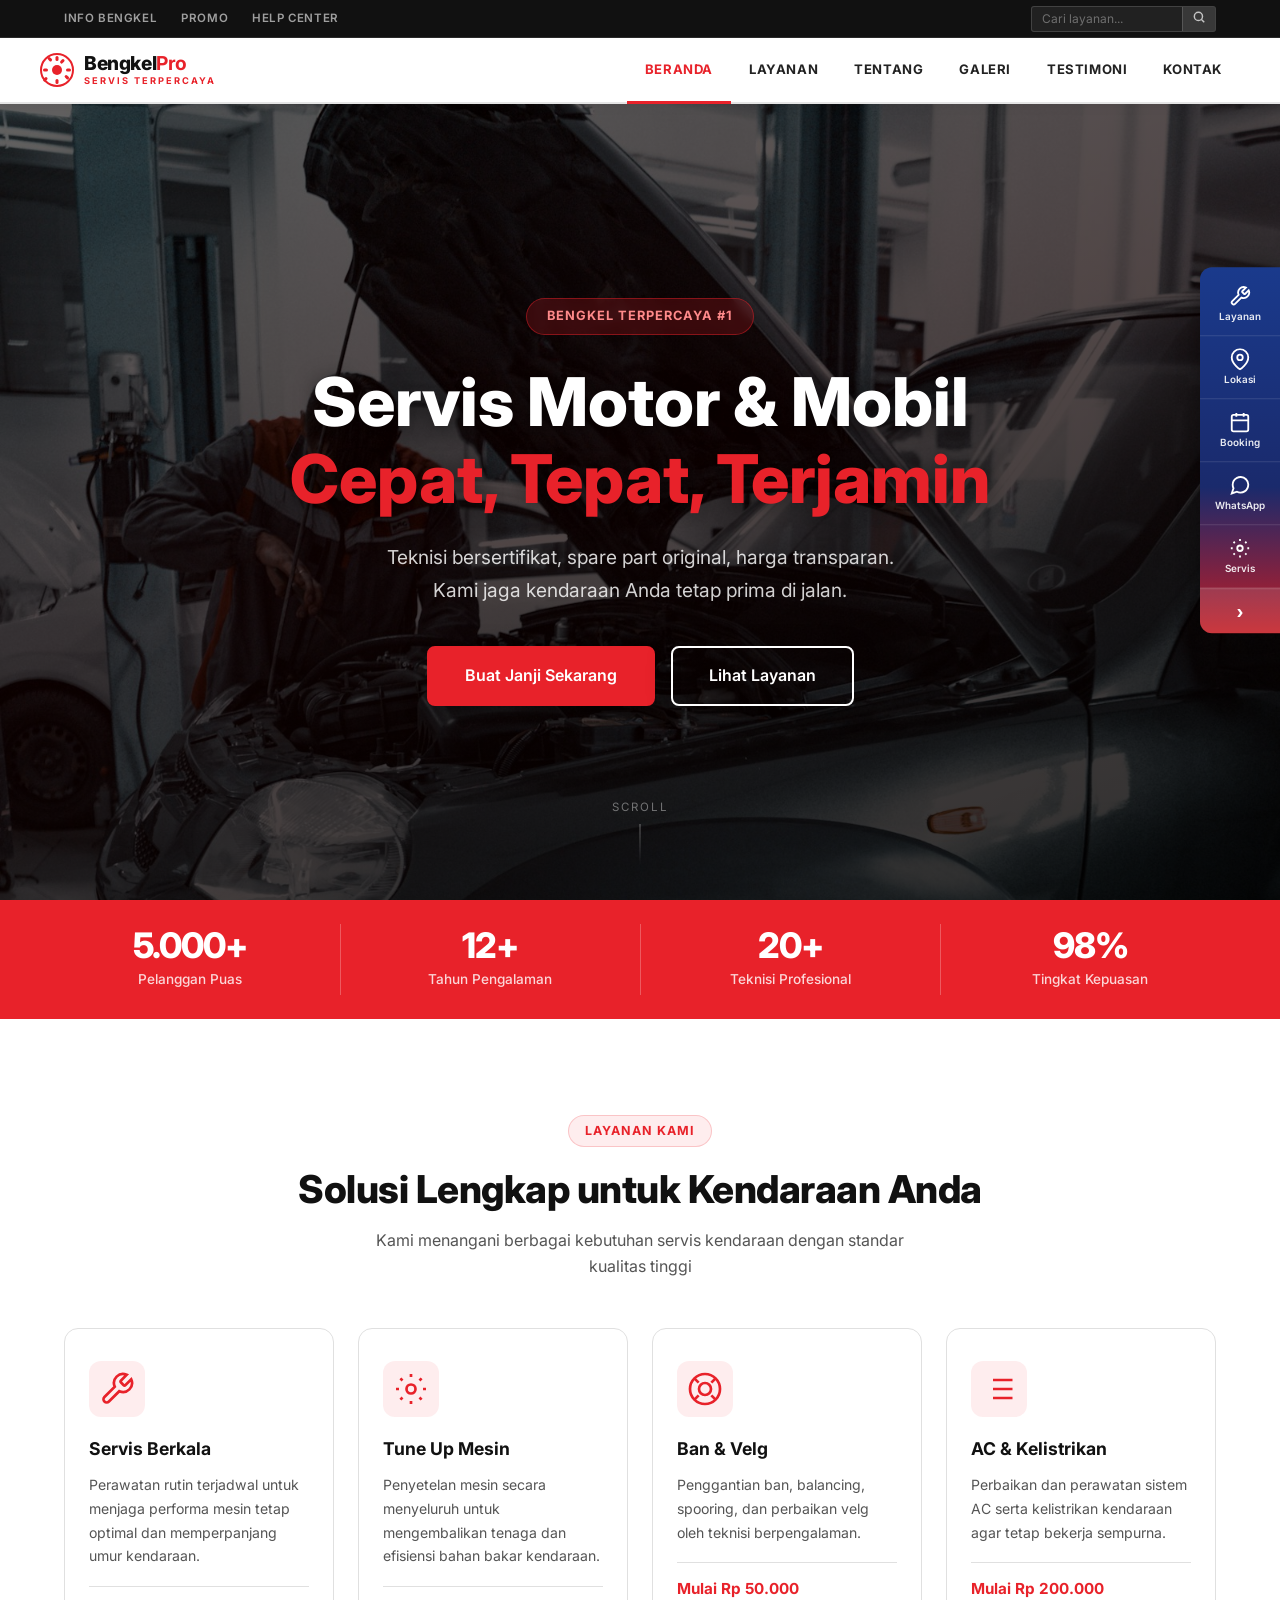
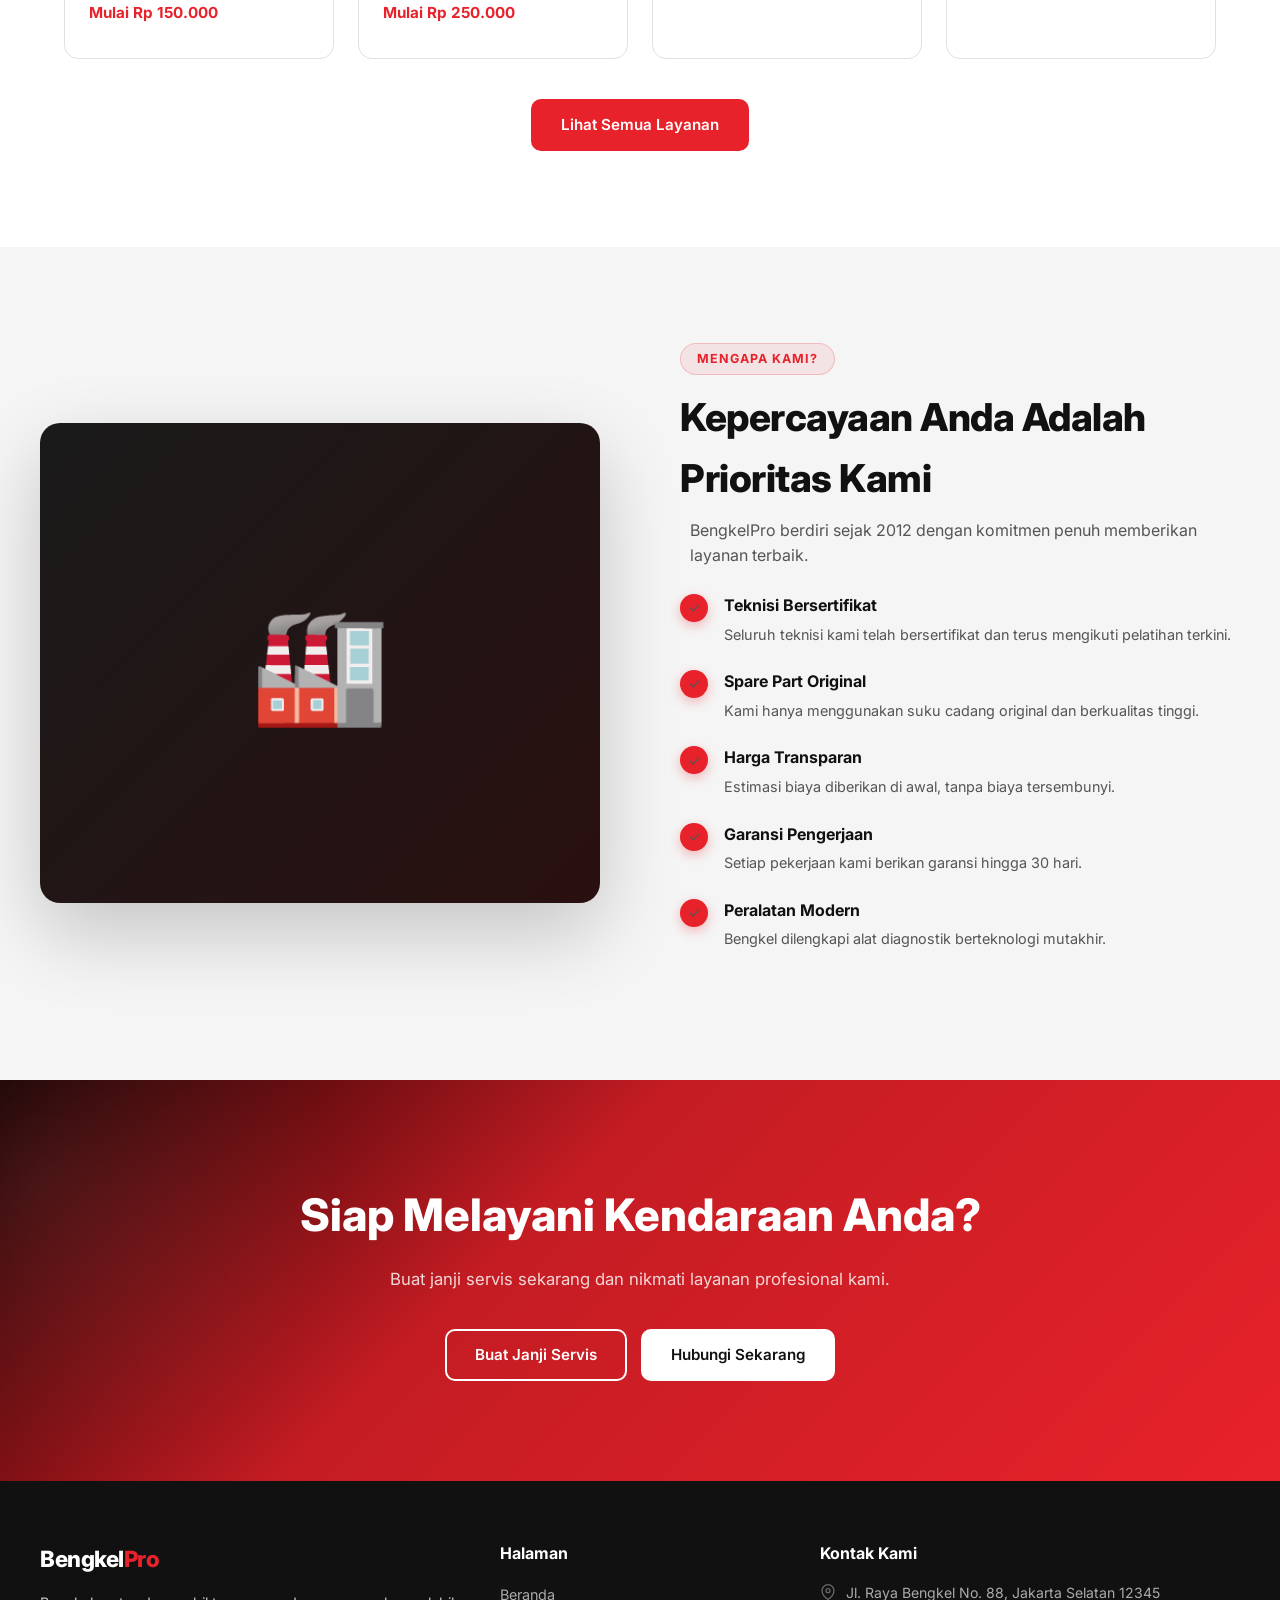
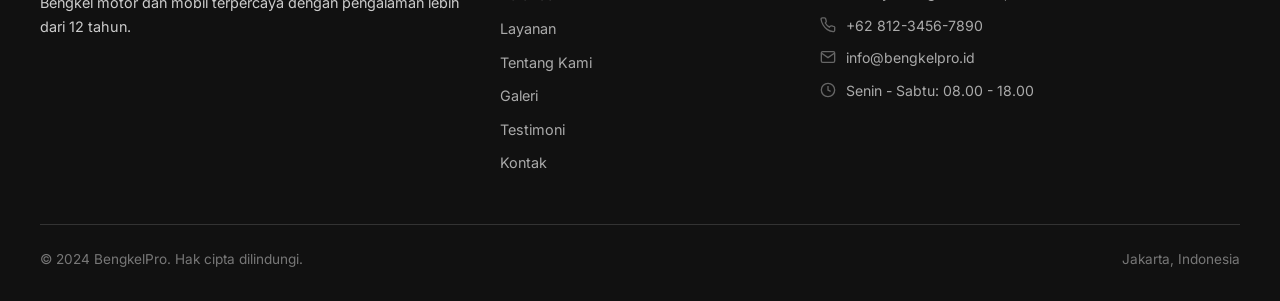
<file: index.html>
﻿<!DOCTYPE html>
<html lang="id">
<head>
  <meta charset="UTF-8" />
  <meta name="viewport" content="width=device-width, initial-scale=1.0" />
  <title>BengkelPro - Servis Motor &amp; Mobil Terpercaya</title>
  <link rel="preconnect" href="https://fonts.googleapis.com" />
  <link rel="preconnect" href="https://fonts.gstatic.com" crossorigin />
  <link href="https://fonts.googleapis.com/css2?family=Inter:wght@400;500;600;700;800&display=swap" rel="stylesheet" />
  <link rel="stylesheet" href="assets/css/style.css?v=6" />
</head>
<body>

  <!-- TOPBAR -->
  <div class="topbar">
    <div class="topbar-inner">
      <div class="topbar-left">
        <a href="#">INFO BENGKEL</a>
        <a href="#">PROMO</a>
        <a href="kontak.html">HELP CENTER</a>
      </div>
      <div class="topbar-right">
        <div class="topbar-search">
          <input type="text" placeholder="Cari layanan..." aria-label="Cari" />
          <button aria-label="Search">
            <svg width="14" height="14" viewBox="0 0 24 24" fill="none" stroke="rgba(255,255,255,0.7)" stroke-width="2.5">
              <circle cx="11" cy="11" r="7"/><line x1="21" y1="21" x2="16.65" y2="16.65"/>
            </svg>
          </button>
        </div>
      </div>
    </div>
  </div>

  <!-- NAVBAR -->
  <nav class="navbar" id="navbar">
    <div class="nav-inner">
      <a href="index.html" class="nav-logo">
        <svg class="logo-svg" width="34" height="34" viewBox="0 0 34 34" fill="none" xmlns="http://www.w3.org/2000/svg">
          <circle cx="17" cy="17" r="16" stroke="#E8222A" stroke-width="2"/>
          <circle cx="17" cy="17" r="5" fill="#E8222A"/>
          <rect x="15.5" y="3"  width="3" height="5" rx="1.5" fill="#E8222A"/>
          <rect x="15.5" y="26" width="3" height="5" rx="1.5" fill="#E8222A"/>
          <rect x="3"  y="15.5" width="5" height="3" rx="1.5" fill="#E8222A"/>
          <rect x="26" y="15.5" width="5" height="3" rx="1.5" fill="#E8222A"/>
          <rect x="7"  y="5.5"  width="3" height="5" rx="1.5" fill="#E8222A" transform="rotate(-45 7 5.5)"/>
          <rect x="24" y="23.5" width="3" height="5" rx="1.5" fill="#E8222A" transform="rotate(-45 24 23.5)"/>
          <rect x="23" y="5.5"  width="3" height="5" rx="1.5" fill="#E8222A" transform="rotate(45 23 5.5)"/>
          <rect x="6"  y="23.5" width="3" height="5" rx="1.5" fill="#E8222A" transform="rotate(45 6 23.5)"/>
        </svg>
        <div class="logo-text-wrap">
          <span class="logo-text">Bengkel<strong>Pro</strong></span>
          <span class="logo-tagline">SERVIS TERPERCAYA</span>
        </div>
      </a>
      <button class="hamburger" id="hamburger" aria-label="Toggle menu" aria-expanded="false">
        <span></span><span></span><span></span>
      </button>
      <ul class="nav-menu" id="navMenu">
        <li><a href="index.html" class="active">BERANDA</a></li>
        <li><a href="layanan.html">LAYANAN</a></li>
        <li><a href="tentang.html">TENTANG</a></li>
        <li><a href="galeri.html">GALERI</a></li>
        <li><a href="testimoni.html">TESTIMONI</a></li>
        <li><a href="kontak.html">KONTAK</a></li>
      </ul>
    </div>
  </nav>

  <!-- FLOATING SIDEBAR -->
  <div class="float-sidebar" id="floatSidebar">
    <a href="layanan.html" class="fsb-item">
      <svg class="fsb-icon" width="22" height="22" viewBox="0 0 24 24" fill="none" stroke="white" stroke-width="2"><path d="M14.7 6.3a1 1 0 0 0 0 1.4l1.6 1.6a1 1 0 0 0 1.4 0l3.77-3.77a6 6 0 0 1-7.94 7.94l-6.91 6.91a2.12 2.12 0 0 1-3-3l6.91-6.91a6 6 0 0 1 7.94-7.94l-3.76 3.76z"/></svg>
      <span class="fsb-label">Layanan</span>
    </a>
    <a href="kontak.html" class="fsb-item">
      <svg class="fsb-icon" width="22" height="22" viewBox="0 0 24 24" fill="none" stroke="white" stroke-width="2"><path d="M21 10c0 7-9 13-9 13s-9-6-9-13a9 9 0 0 1 18 0z"/><circle cx="12" cy="10" r="3"/></svg>
      <span class="fsb-label">Lokasi</span>
    </a>
    <a href="kontak.html" class="fsb-item">
      <svg class="fsb-icon" width="22" height="22" viewBox="0 0 24 24" fill="none" stroke="white" stroke-width="2"><rect x="3" y="4" width="18" height="18" rx="2"/><line x1="16" y1="2" x2="16" y2="6"/><line x1="8" y1="2" x2="8" y2="6"/><line x1="3" y1="10" x2="21" y2="10"/></svg>
      <span class="fsb-label">Booking</span>
    </a>
    <a href="https://wa.me/6281234567890" target="_blank" rel="noopener" class="fsb-item">
      <svg class="fsb-icon" width="22" height="22" viewBox="0 0 24 24" fill="none" stroke="white" stroke-width="2"><path d="M21 11.5a8.38 8.38 0 0 1-.9 3.8 8.5 8.5 0 0 1-7.6 4.7 8.38 8.38 0 0 1-3.8-.9L3 21l1.9-5.7a8.38 8.38 0 0 1-.9-3.8 8.5 8.5 0 0 1 4.7-7.6 8.38 8.38 0 0 1 3.8-.9h.5a8.48 8.48 0 0 1 8 8v.5z"/></svg>
      <span class="fsb-label">WhatsApp</span>
    </a>
    <a href="layanan.html" class="fsb-item">
      <svg class="fsb-icon" width="22" height="22" viewBox="0 0 24 24" fill="none" stroke="white" stroke-width="2"><circle cx="12" cy="12" r="3"/><path d="M19.07 4.93l-1.41 1.41M4.93 4.93l1.41 1.41M12 2v2M12 20v2M20 12h2M2 12h2M19.07 19.07l-1.41-1.41M4.93 19.07l1.41-1.41"/></svg>
      <span class="fsb-label">Servis</span>
    </a>
    <button class="fsb-toggle" id="fsbToggle" aria-label="Tutup sidebar">&#8250;</button>
  </div>

  <!-- HERO -->
  <section class="hero">
    <div class="hero-bg"></div>
    <div class="hero-overlay"></div>
    <div class="hero-content">
      <span class="hero-badge">BENGKEL TERPERCAYA #1</span>
      <h1>Servis Motor &amp; Mobil<br><span class="highlight">Cepat, Tepat, Terjamin</span></h1>
      <p>Teknisi bersertifikat, spare part original, harga transparan.<br>Kami jaga kendaraan Anda tetap prima di jalan.</p>
      <div class="hero-btns">
        <a href="kontak.html" class="btn btn-red">Buat Janji Sekarang</a>
        <a href="layanan.html" class="btn btn-outline-white">Lihat Layanan</a>
      </div>
    </div>
    <div class="hero-scroll-hint">
      <span>SCROLL</span>
      <div class="scroll-line"></div>
    </div>
  </section>

  <!-- STATS BAR -->
  <section class="stats-bar">
    <div class="stats-grid">
      <div class="stat-item">
        <div class="stat-number">5.000+</div>
        <div class="stat-label">Pelanggan Puas</div>
      </div>
      <div class="stat-item">
        <div class="stat-number">12+</div>
        <div class="stat-label">Tahun Pengalaman</div>
      </div>
      <div class="stat-item">
        <div class="stat-number">20+</div>
        <div class="stat-label">Teknisi Profesional</div>
      </div>
      <div class="stat-item">
        <div class="stat-number">98%</div>
        <div class="stat-label">Tingkat Kepuasan</div>
      </div>
    </div>
  </section>

  <!-- SERVICES -->
  <section class="services-preview">
    <div class="container" style="text-align:center;">
      <span class="section-label">Layanan Kami</span>
      <h2 class="section-title">Solusi Lengkap untuk Kendaraan Anda</h2>
      <p class="section-subtitle">Kami menangani berbagai kebutuhan servis kendaraan dengan standar kualitas tinggi</p>
    </div>
    <div class="cards-grid">
      <article class="service-card reveal">
        <div class="svc-svg">
          <svg width="36" height="36" viewBox="0 0 24 24" fill="none" stroke="#E8222A" stroke-width="1.8"><path d="M14.7 6.3a1 1 0 0 0 0 1.4l1.6 1.6a1 1 0 0 0 1.4 0l3.77-3.77a6 6 0 0 1-7.94 7.94l-6.91 6.91a2.12 2.12 0 0 1-3-3l6.91-6.91a6 6 0 0 1 7.94-7.94l-3.76 3.76z"/></svg>
        </div>
        <h3>Servis Berkala</h3>
        <p>Perawatan rutin terjadwal untuk menjaga performa mesin tetap optimal dan memperpanjang umur kendaraan.</p>
        <div class="card-price">Mulai Rp 150.000</div>
      </article>
      <article class="service-card reveal">
        <div class="svc-svg">
          <svg width="36" height="36" viewBox="0 0 24 24" fill="none" stroke="#E8222A" stroke-width="1.8"><circle cx="12" cy="12" r="3"/><path d="M19.07 4.93l-1.41 1.41M4.93 4.93l1.41 1.41M12 2v2M12 20v2M20 12h2M2 12h2M19.07 19.07l-1.41-1.41M4.93 19.07l1.41-1.41"/></svg>
        </div>
        <h3>Tune Up Mesin</h3>
        <p>Penyetelan mesin secara menyeluruh untuk mengembalikan tenaga dan efisiensi bahan bakar kendaraan.</p>
        <div class="card-price">Mulai Rp 250.000</div>
      </article>
      <article class="service-card reveal">
        <div class="svc-svg">
          <svg width="36" height="36" viewBox="0 0 24 24" fill="none" stroke="#E8222A" stroke-width="1.8"><circle cx="12" cy="12" r="10"/><circle cx="12" cy="12" r="4"/><line x1="4.93" y1="4.93" x2="7.76" y2="7.76"/><line x1="16.24" y1="16.24" x2="19.07" y2="19.07"/><line x1="19.07" y1="4.93" x2="16.24" y2="7.76"/><line x1="7.76" y1="16.24" x2="4.93" y2="19.07"/></svg>
        </div>
        <h3>Ban &amp; Velg</h3>
        <p>Penggantian ban, balancing, spooring, dan perbaikan velg oleh teknisi berpengalaman.</p>
        <div class="card-price">Mulai Rp 50.000</div>
      </article>
      <article class="service-card reveal">
        <div class="svc-svg">
          <svg width="36" height="36" viewBox="0 0 24 24" fill="none" stroke="#E8222A" stroke-width="1.8"><path d="M8 6h13M8 12h13M8 18h13M3 6h.01M3 12h.01M3 18h.01"/></svg>
        </div>
        <h3>AC &amp; Kelistrikan</h3>
        <p>Perbaikan dan perawatan sistem AC serta kelistrikan kendaraan agar tetap bekerja sempurna.</p>
        <div class="card-price">Mulai Rp 200.000</div>
      </article>
    </div>
    <div style="text-align:center;margin-top:40px;padding:0 24px;">
      <a href="layanan.html" class="btn btn-red">Lihat Semua Layanan</a>
    </div>
  </section>

  <!-- WHY US -->
  <section class="why-us">
    <div class="why-grid">
      <div class="why-image">
        <svg width="80" height="80" viewBox="0 0 24 24" fill="none" stroke="rgba(232,34,42,0.6)" stroke-width="1"><path d="M3 9l9-7 9 7v11a2 2 0 0 1-2 2H5a2 2 0 0 1-2-2z"/><polyline points="9,22 9,12 15,12 15,22"/></svg>
      </div>
      <div>
        <p class="section-label">Mengapa Kami?</p>
        <h2 class="section-title">Kepercayaan Anda Adalah Prioritas Kami</h2>
        <p class="section-subtitle" style="margin-bottom:24px;text-align:left;">BengkelPro berdiri sejak 2012 dengan komitmen penuh memberikan layanan terbaik.</p>
        <ul class="why-list">
          <li><span class="check-icon">&#10003;</span><div><strong>Teknisi Bersertifikat</strong><span>Seluruh teknisi kami telah bersertifikat dan terus mengikuti pelatihan terkini.</span></div></li>
          <li><span class="check-icon">&#10003;</span><div><strong>Spare Part Original</strong><span>Kami hanya menggunakan suku cadang original dan berkualitas tinggi.</span></div></li>
          <li><span class="check-icon">&#10003;</span><div><strong>Harga Transparan</strong><span>Estimasi biaya diberikan di awal, tanpa biaya tersembunyi.</span></div></li>
          <li><span class="check-icon">&#10003;</span><div><strong>Garansi Pengerjaan</strong><span>Setiap pekerjaan kami berikan garansi hingga 30 hari.</span></div></li>
          <li><span class="check-icon">&#10003;</span><div><strong>Peralatan Modern</strong><span>Bengkel dilengkapi alat diagnostik berteknologi mutakhir.</span></div></li>
        </ul>
      </div>
    </div>
  </section>

  <!-- CTA -->
  <section class="cta-banner">
    <h2>Siap Melayani Kendaraan Anda?</h2>
    <p>Buat janji servis sekarang dan nikmati layanan profesional kami.</p>
    <div class="cta-btns">
      <a href="kontak.html" class="btn btn-outline-white">Buat Janji Servis</a>
      <a href="tel:+6281234567890" class="btn btn-white-solid">Hubungi Sekarang</a>
    </div>
  </section>

  <!-- FOOTER -->
  <footer class="footer">
    <div class="footer-grid">
      <div class="footer-brand">
        <div class="footer-logo">Bengkel<span>Pro</span></div>
        <p>Bengkel motor dan mobil terpercaya dengan pengalaman lebih dari 12 tahun.</p>
      </div>
      <div>
        <h4>Halaman</h4>
        <ul class="footer-links">
          <li><a href="index.html">Beranda</a></li>
          <li><a href="layanan.html">Layanan</a></li>
          <li><a href="tentang.html">Tentang Kami</a></li>
          <li><a href="galeri.html">Galeri</a></li>
          <li><a href="testimoni.html">Testimoni</a></li>
          <li><a href="kontak.html">Kontak</a></li>
        </ul>
      </div>
      <div>
        <h4>Kontak Kami</h4>
        <ul class="footer-contact">
          <li>
            <svg width="16" height="16" viewBox="0 0 24 24" fill="none" stroke="currentColor" stroke-width="2"><path d="M21 10c0 7-9 13-9 13s-9-6-9-13a9 9 0 0 1 18 0z"/><circle cx="12" cy="10" r="3"/></svg>
            <span>Jl. Raya Bengkel No. 88, Jakarta Selatan 12345</span>
          </li>
          <li>
            <svg width="16" height="16" viewBox="0 0 24 24" fill="none" stroke="currentColor" stroke-width="2"><path d="M22 16.92v3a2 2 0 0 1-2.18 2 19.79 19.79 0 0 1-8.63-3.07A19.5 19.5 0 0 1 4.69 12 19.79 19.79 0 0 1 1.61 3.41 2 2 0 0 1 3.6 1.21h3a2 2 0 0 1 2 1.72c.127.96.361 1.903.7 2.81a2 2 0 0 1-.45 2.11L7.91 8.96a16 16 0 0 0 6.13 6.13l1.27-1.27a2 2 0 0 1 2.11-.45c.907.339 1.85.573 2.81.7A2 2 0 0 1 22 16.92z"/></svg>
            <span>+62 812-3456-7890</span>
          </li>
          <li>
            <svg width="16" height="16" viewBox="0 0 24 24" fill="none" stroke="currentColor" stroke-width="2"><path d="M4 4h16c1.1 0 2 .9 2 2v12c0 1.1-.9 2-2 2H4c-1.1 0-2-.9-2-2V6c0-1.1.9-2 2-2z"/><polyline points="22,6 12,13 2,6"/></svg>
            <span>info@bengkelpro.id</span>
          </li>
          <li>
            <svg width="16" height="16" viewBox="0 0 24 24" fill="none" stroke="currentColor" stroke-width="2"><circle cx="12" cy="12" r="10"/><polyline points="12,6 12,12 16,14"/></svg>
            <span>Senin - Sabtu: 08.00 - 18.00</span>
          </li>
        </ul>
      </div>
    </div>
    <div class="footer-bottom">
      <span>&copy; 2024 BengkelPro. Hak cipta dilindungi.</span>
      <span>Jakarta, Indonesia</span>
    </div>
  </footer>

  <script src="assets/js/main.js"></script>
</body>
</html>
</file>
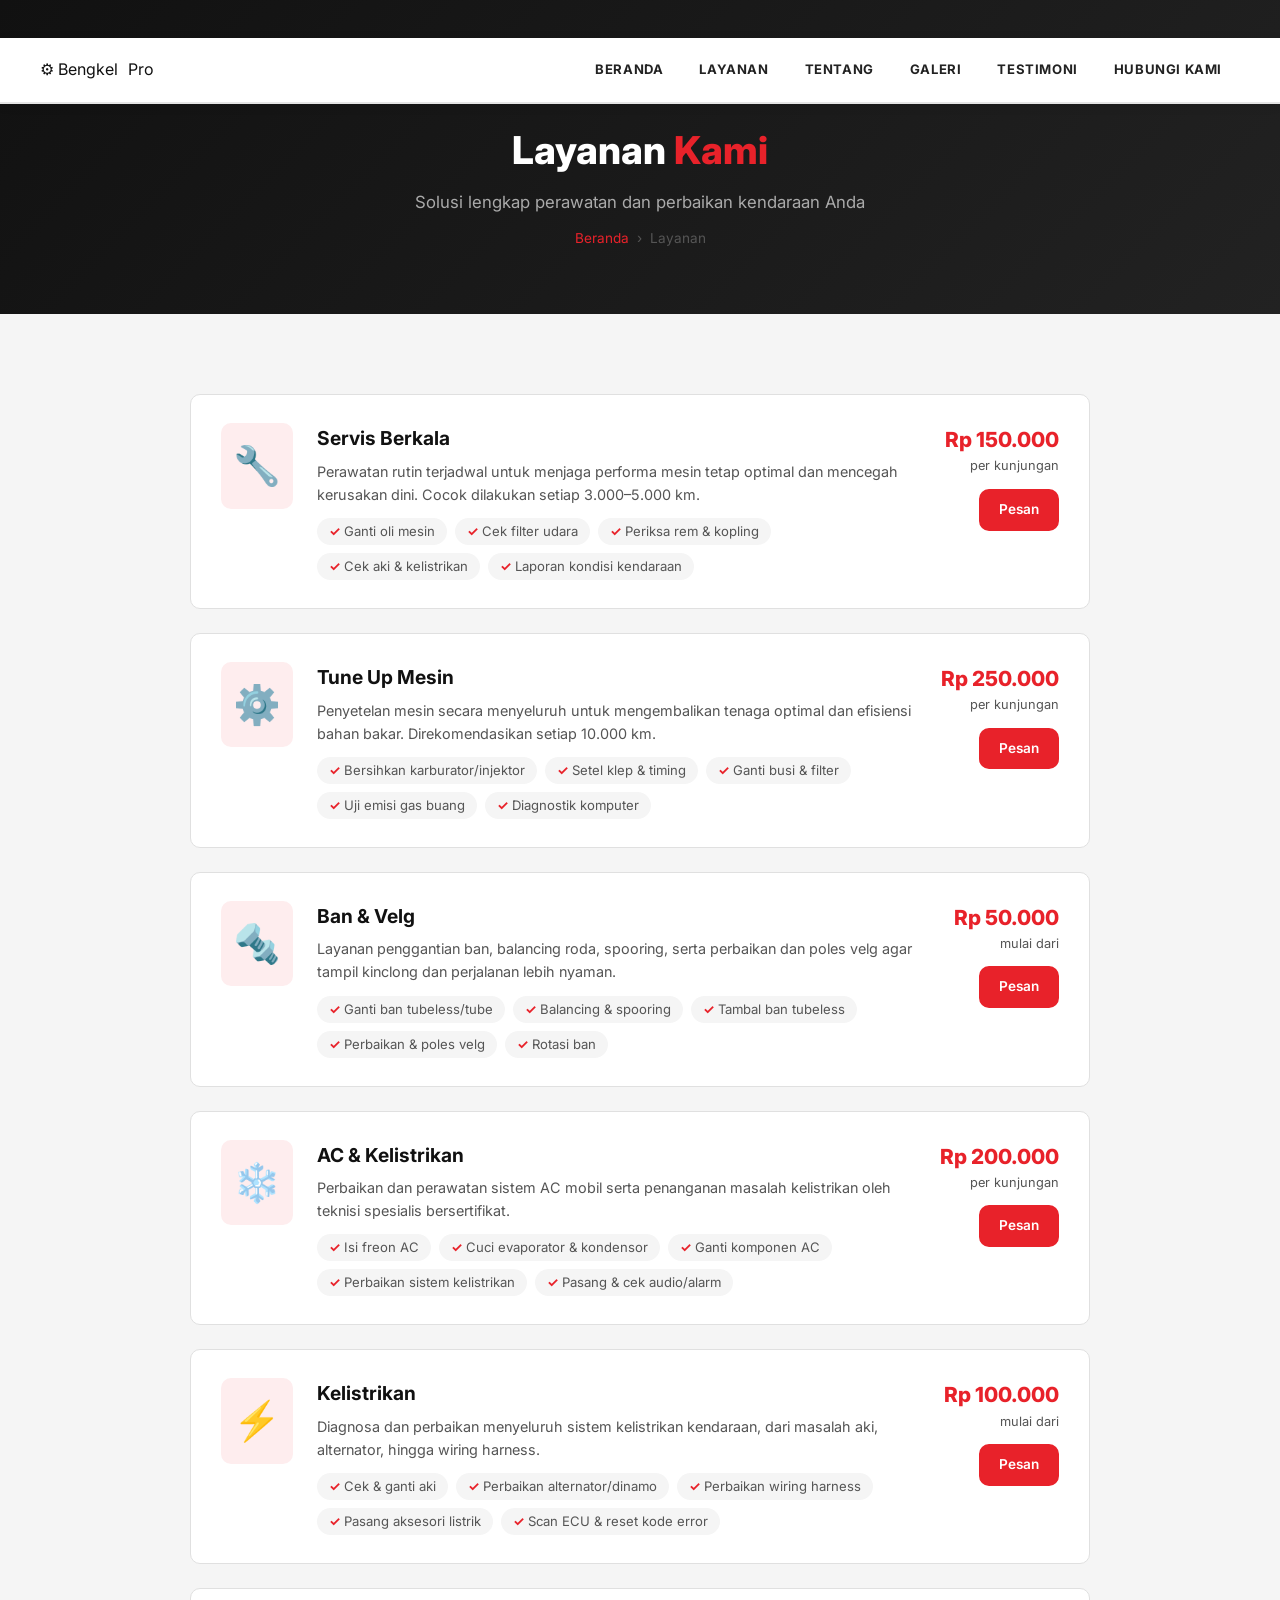
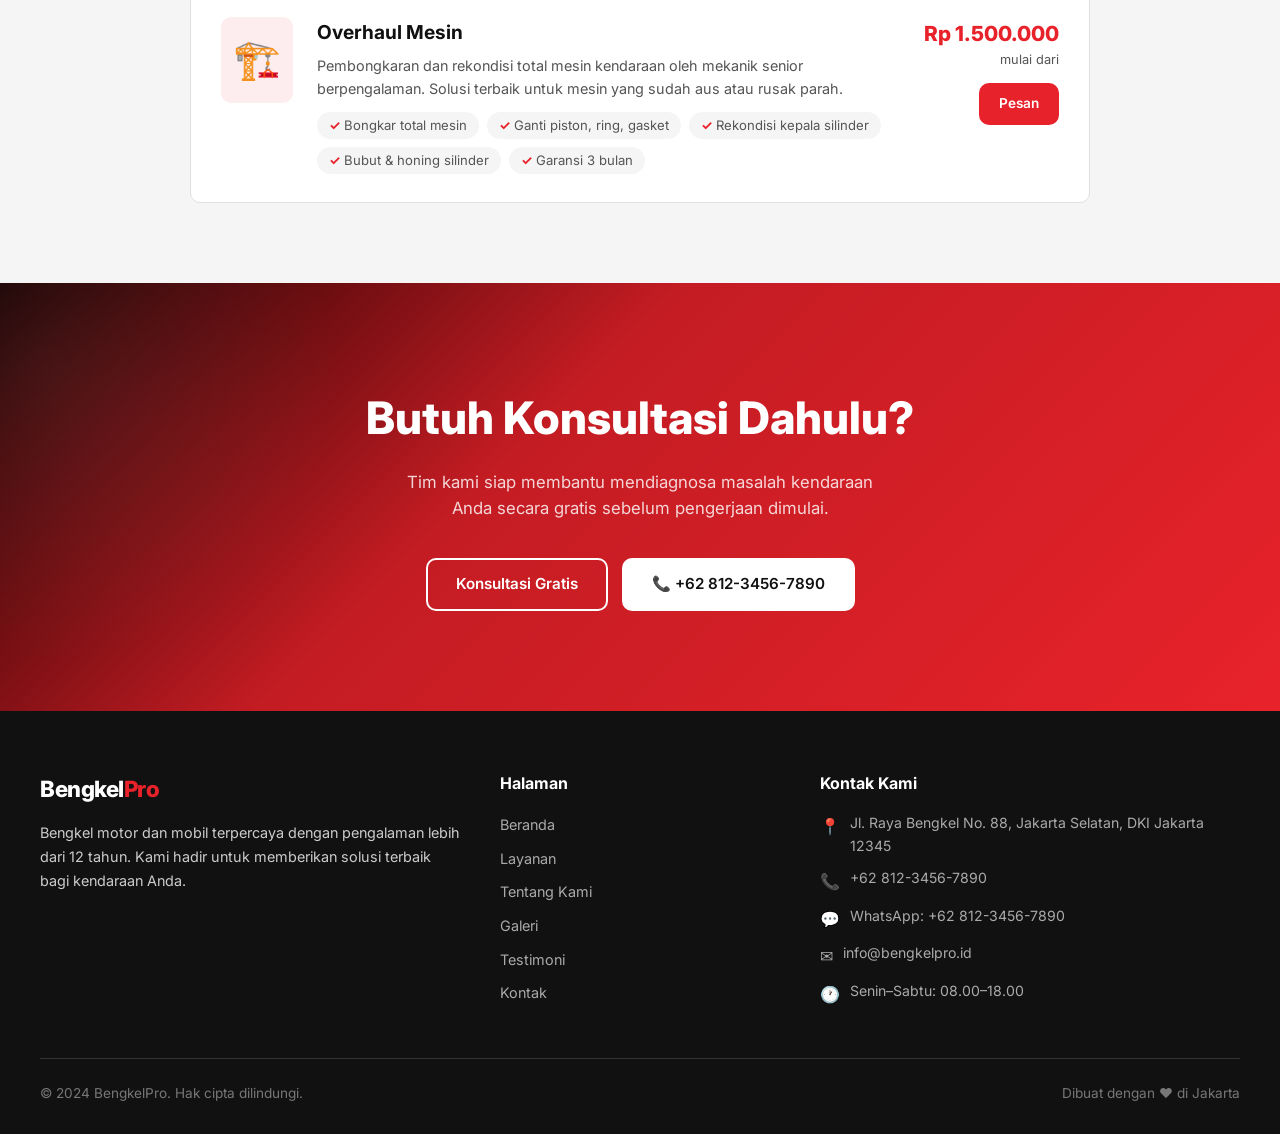
<file: layanan.html>
﻿<!DOCTYPE html>
<html lang="id">
<head>
  <meta charset="UTF-8" />
  <meta name="viewport" content="width=device-width, initial-scale=1.0" />
  <title>Layanan – BengkelPro</title>
  <meta name="description" content="Daftar lengkap layanan servis motor dan mobil BengkelPro dengan harga transparan." />
  <link rel="preconnect" href="https://fonts.googleapis.com" />
  <link rel="preconnect" href="https://fonts.gstatic.com" crossorigin />
  <link href="https://fonts.googleapis.com/css2?family=Inter:wght@400;500;600;700;800&display=swap" rel="stylesheet" />
  <link rel="stylesheet" href="assets/css/style.css?v=6" />
</head>
<body>

  <!-- ===== NAVBAR ===== -->
  <nav class="navbar" role="navigation" aria-label="Main navigation">
    <div class="nav-inner">
      <a href="index.html" class="nav-logo">⚙ Bengkel<span>Pro</span></a>
      <button class="hamburger" aria-label="Toggle menu" aria-expanded="false">
        <span></span><span></span><span></span>
      </button>
      <ul class="nav-menu" role="list">
        <li><a href="index.html">Beranda</a></li>
        <li><a href="layanan.html">Layanan</a></li>
        <li><a href="tentang.html">Tentang</a></li>
        <li><a href="galeri.html">Galeri</a></li>
        <li><a href="testimoni.html">Testimoni</a></li>
        <li><a href="kontak.html" class="nav-cta">Hubungi Kami</a></li>
      </ul>
    </div>
  </nav>

  <!-- ===== PAGE HERO ===== -->
  <section class="page-hero">
    <h1>Layanan <span class="text-red">Kami</span></h1>
    <p>Solusi lengkap perawatan dan perbaikan kendaraan Anda</p>
    <nav class="breadcrumb" aria-label="Breadcrumb">
      <a href="index.html">Beranda</a>
      <span>›</span>
      <span>Layanan</span>
    </nav>
  </section>

  <!-- ===== LAYANAN LIST ===== -->
  <section class="layanan-section">
    <div class="layanan-list">

      <article class="layanan-card reveal">
        <div class="layanan-icon">🔧</div>
        <div class="layanan-body">
          <h3>Servis Berkala</h3>
          <p>Perawatan rutin terjadwal untuk menjaga performa mesin tetap optimal dan mencegah kerusakan dini. Cocok dilakukan setiap 3.000–5.000 km.</p>
          <ul class="layanan-features">
            <li>Ganti oli mesin</li>
            <li>Cek filter udara</li>
            <li>Periksa rem & kopling</li>
            <li>Cek aki & kelistrikan</li>
            <li>Laporan kondisi kendaraan</li>
          </ul>
        </div>
        <div class="layanan-price">
          <div class="price">Rp 150.000</div>
          <small>per kunjungan</small>
          <a href="kontak.html" class="btn btn-red" style="font-size:.85rem;padding:8px 18px;">Pesan</a>
        </div>
      </article>

      <article class="layanan-card reveal">
        <div class="layanan-icon">⚙️</div>
        <div class="layanan-body">
          <h3>Tune Up Mesin</h3>
          <p>Penyetelan mesin secara menyeluruh untuk mengembalikan tenaga optimal dan efisiensi bahan bakar. Direkomendasikan setiap 10.000 km.</p>
          <ul class="layanan-features">
            <li>Bersihkan karburator/injektor</li>
            <li>Setel klep & timing</li>
            <li>Ganti busi & filter</li>
            <li>Uji emisi gas buang</li>
            <li>Diagnostik komputer</li>
          </ul>
        </div>
        <div class="layanan-price">
          <div class="price">Rp 250.000</div>
          <small>per kunjungan</small>
          <a href="kontak.html" class="btn btn-red" style="font-size:.85rem;padding:8px 18px;">Pesan</a>
        </div>
      </article>

      <article class="layanan-card reveal">
        <div class="layanan-icon">🔩</div>
        <div class="layanan-body">
          <h3>Ban & Velg</h3>
          <p>Layanan penggantian ban, balancing roda, spooring, serta perbaikan dan poles velg agar tampil kinclong dan perjalanan lebih nyaman.</p>
          <ul class="layanan-features">
            <li>Ganti ban tubeless/tube</li>
            <li>Balancing & spooring</li>
            <li>Tambal ban tubeless</li>
            <li>Perbaikan & poles velg</li>
            <li>Rotasi ban</li>
          </ul>
        </div>
        <div class="layanan-price">
          <div class="price">Rp 50.000</div>
          <small>mulai dari</small>
          <a href="kontak.html" class="btn btn-red" style="font-size:.85rem;padding:8px 18px;">Pesan</a>
        </div>
      </article>

      <article class="layanan-card reveal">
        <div class="layanan-icon">❄️</div>
        <div class="layanan-body">
          <h3>AC & Kelistrikan</h3>
          <p>Perbaikan dan perawatan sistem AC mobil serta penanganan masalah kelistrikan oleh teknisi spesialis bersertifikat.</p>
          <ul class="layanan-features">
            <li>Isi freon AC</li>
            <li>Cuci evaporator & kondensor</li>
            <li>Ganti komponen AC</li>
            <li>Perbaikan sistem kelistrikan</li>
            <li>Pasang & cek audio/alarm</li>
          </ul>
        </div>
        <div class="layanan-price">
          <div class="price">Rp 200.000</div>
          <small>per kunjungan</small>
          <a href="kontak.html" class="btn btn-red" style="font-size:.85rem;padding:8px 18px;">Pesan</a>
        </div>
      </article>

      <article class="layanan-card reveal">
        <div class="layanan-icon">⚡</div>
        <div class="layanan-body">
          <h3>Kelistrikan</h3>
          <p>Diagnosa dan perbaikan menyeluruh sistem kelistrikan kendaraan, dari masalah aki, alternator, hingga wiring harness.</p>
          <ul class="layanan-features">
            <li>Cek & ganti aki</li>
            <li>Perbaikan alternator/dinamo</li>
            <li>Perbaikan wiring harness</li>
            <li>Pasang aksesori listrik</li>
            <li>Scan ECU & reset kode error</li>
          </ul>
        </div>
        <div class="layanan-price">
          <div class="price">Rp 100.000</div>
          <small>mulai dari</small>
          <a href="kontak.html" class="btn btn-red" style="font-size:.85rem;padding:8px 18px;">Pesan</a>
        </div>
      </article>

      <article class="layanan-card reveal">
        <div class="layanan-icon">🏗️</div>
        <div class="layanan-body">
          <h3>Overhaul Mesin</h3>
          <p>Pembongkaran dan rekondisi total mesin kendaraan oleh mekanik senior berpengalaman. Solusi terbaik untuk mesin yang sudah aus atau rusak parah.</p>
          <ul class="layanan-features">
            <li>Bongkar total mesin</li>
            <li>Ganti piston, ring, gasket</li>
            <li>Rekondisi kepala silinder</li>
            <li>Bubut & honing silinder</li>
            <li>Garansi 3 bulan</li>
          </ul>
        </div>
        <div class="layanan-price">
          <div class="price">Rp 1.500.000</div>
          <small>mulai dari</small>
          <a href="kontak.html" class="btn btn-red" style="font-size:.85rem;padding:8px 18px;">Pesan</a>
        </div>
      </article>

    </div>
  </section>

  <!-- ===== CTA BANNER ===== -->
  <section class="cta-banner">
    <h2>Butuh Konsultasi Dahulu?</h2>
    <p>Tim kami siap membantu mendiagnosa masalah kendaraan Anda secara gratis sebelum pengerjaan dimulai.</p>
    <div class="cta-btns">
      <a href="kontak.html" class="btn btn-outline-white">Konsultasi Gratis</a>
      <a href="tel:+6281234567890" class="btn" style="background:var(--white);color:var(--dark);border-color:var(--white);">📞 +62 812-3456-7890</a>
    </div>
  </section>

  <!-- ===== FOOTER ===== -->
  <footer class="footer">
    <div class="footer-grid">
      <div class="footer-brand">
        <div class="footer-logo">Bengkel<span>Pro</span></div>
        <p>Bengkel motor dan mobil terpercaya dengan pengalaman lebih dari 12 tahun. Kami hadir untuk memberikan solusi terbaik bagi kendaraan Anda.</p>
      </div>
      <div>
        <h4>Halaman</h4>
        <ul class="footer-links">
          <li><a href="index.html">Beranda</a></li>
          <li><a href="layanan.html">Layanan</a></li>
          <li><a href="tentang.html">Tentang Kami</a></li>
          <li><a href="galeri.html">Galeri</a></li>
          <li><a href="testimoni.html">Testimoni</a></li>
          <li><a href="kontak.html">Kontak</a></li>
        </ul>
      </div>
      <div>
        <h4>Kontak Kami</h4>
        <ul class="footer-contact">
          <li><span class="icon">&#128205;</span><span>Jl. Raya Bengkel No. 88, Jakarta Selatan, DKI Jakarta 12345</span></li>
          <li><span class="icon">&#128222;</span><span>+62 812-3456-7890</span></li>
          <li><span class="icon">&#128172;</span><span>WhatsApp: +62 812-3456-7890</span></li>
          <li><span class="icon">&#9993;</span><span>info@bengkelpro.id</span></li>
          <li><span class="icon">&#128336;</span><span>Senin–Sabtu: 08.00–18.00</span></li>
        </ul>
      </div>
    </div>
    <div class="footer-bottom">
      <span>© 2024 BengkelPro. Hak cipta dilindungi.</span>
      <span>Dibuat dengan &#10084; di Jakarta</span>
    </div>
  </footer>

  <script src="assets/js/main.js"></script>
</body>
</html>
</file>
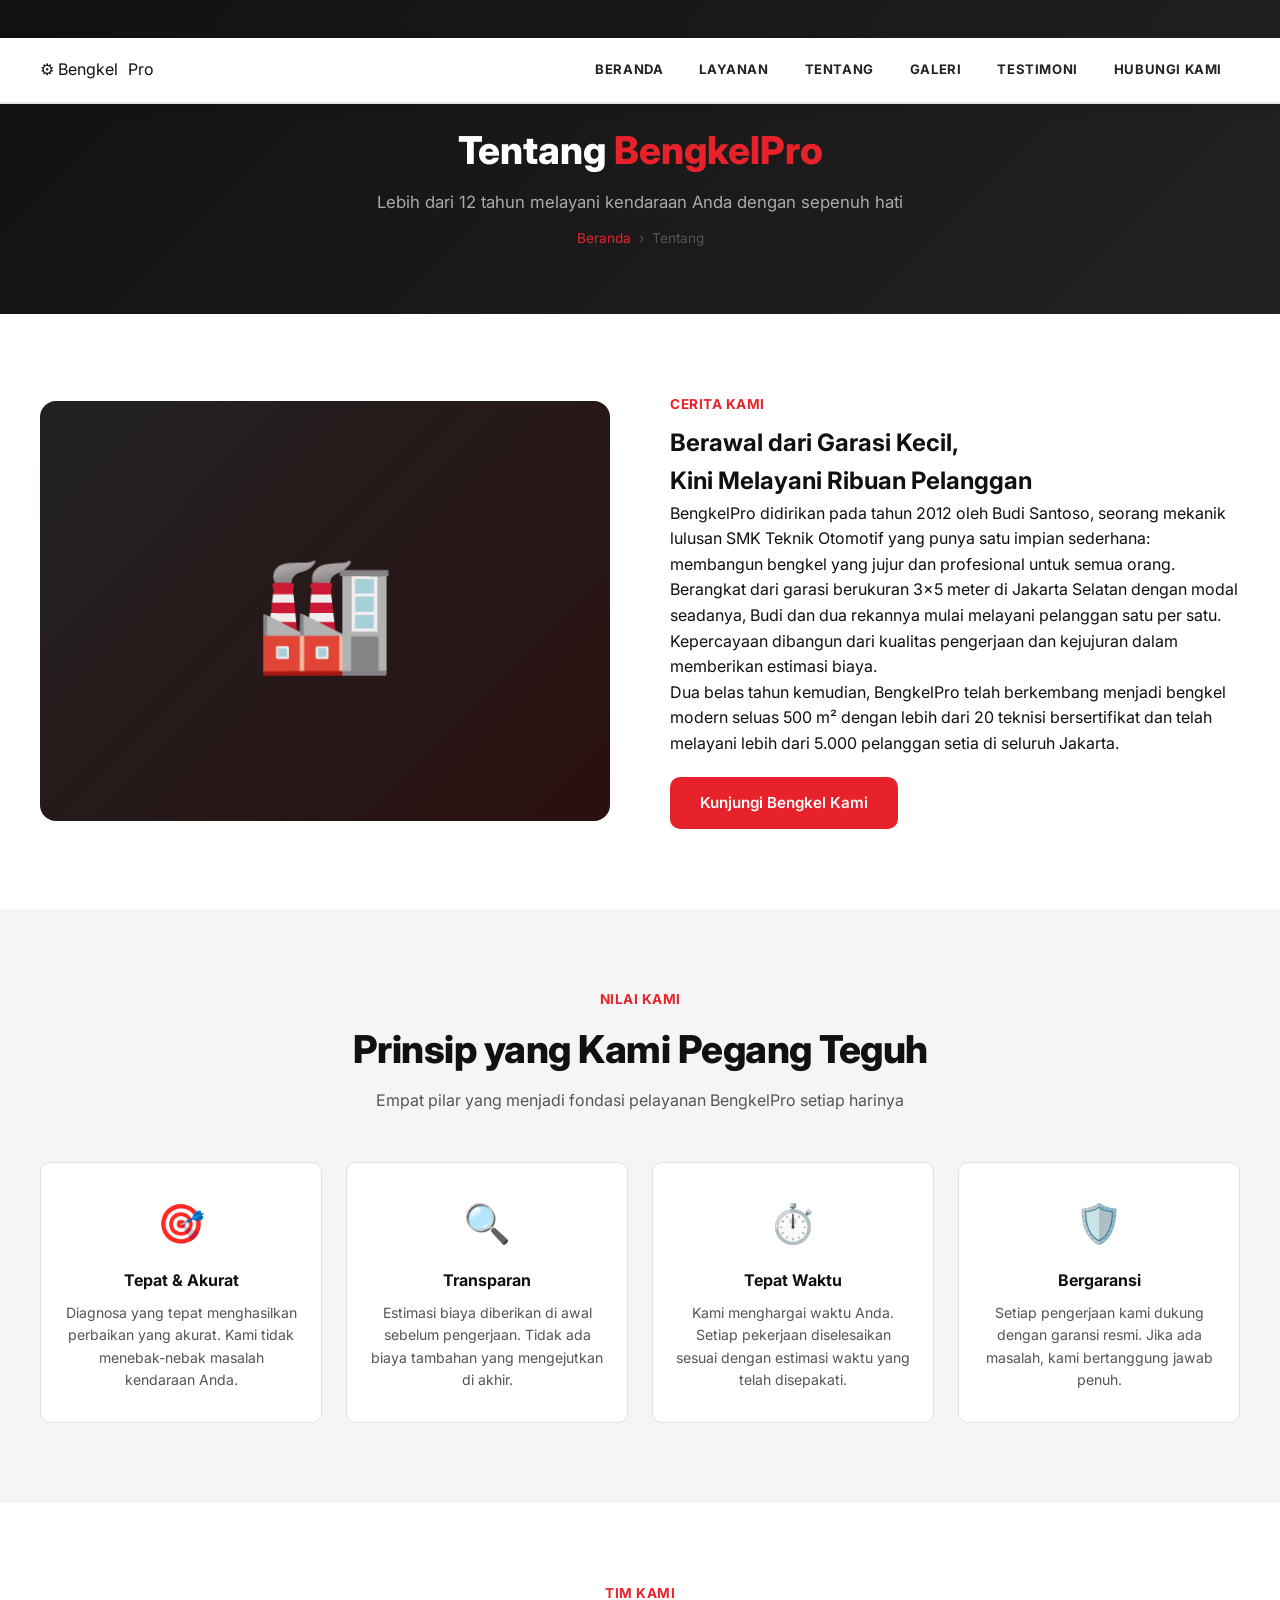
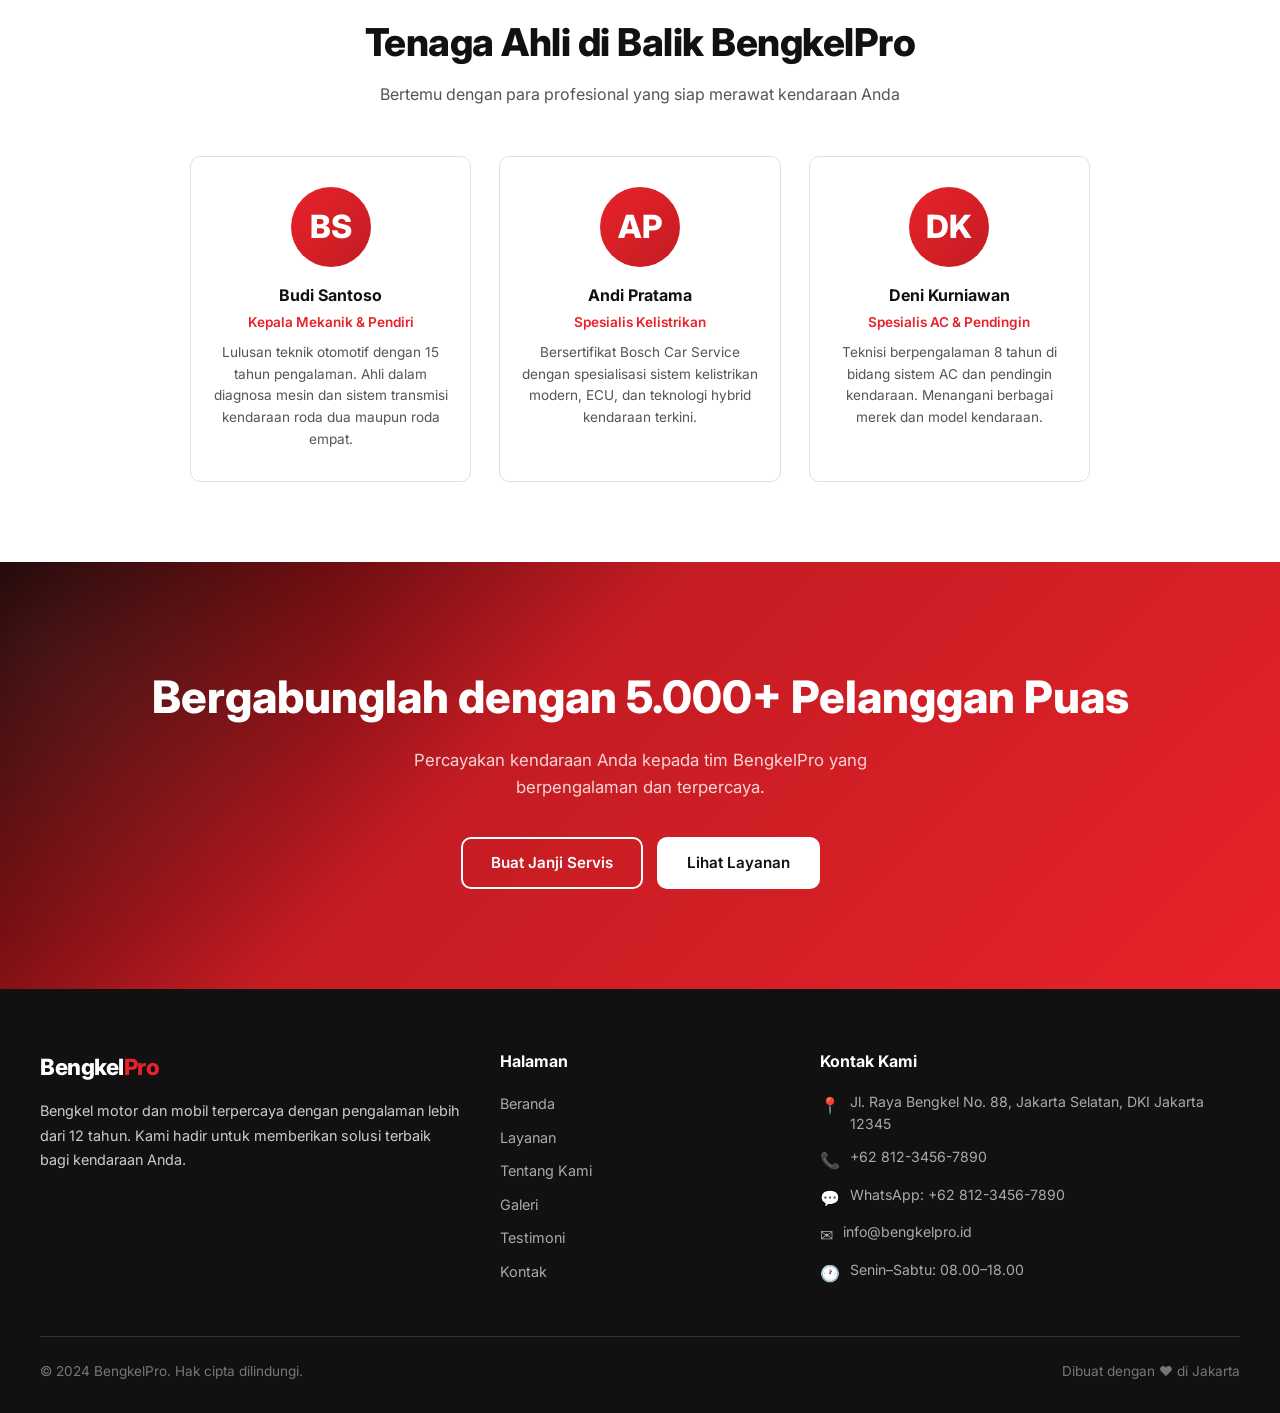
<file: tentang.html>
﻿<!DOCTYPE html>
<html lang="id">
<head>
  <meta charset="UTF-8" />
  <meta name="viewport" content="width=device-width, initial-scale=1.0" />
  <title>Tentang Kami – BengkelPro</title>
  <meta name="description" content="Cerita dan perjalanan BengkelPro, bengkel motor dan mobil terpercaya sejak 2012." />
  <link rel="preconnect" href="https://fonts.googleapis.com" />
  <link rel="preconnect" href="https://fonts.gstatic.com" crossorigin />
  <link href="https://fonts.googleapis.com/css2?family=Inter:wght@400;500;600;700;800&display=swap" rel="stylesheet" />
  <link rel="stylesheet" href="assets/css/style.css?v=6" />
</head>
<body>

  <!-- ===== NAVBAR ===== -->
  <nav class="navbar" role="navigation" aria-label="Main navigation">
    <div class="nav-inner">
      <a href="index.html" class="nav-logo">⚙ Bengkel<span>Pro</span></a>
      <button class="hamburger" aria-label="Toggle menu" aria-expanded="false">
        <span></span><span></span><span></span>
      </button>
      <ul class="nav-menu" role="list">
        <li><a href="index.html">Beranda</a></li>
        <li><a href="layanan.html">Layanan</a></li>
        <li><a href="tentang.html">Tentang</a></li>
        <li><a href="galeri.html">Galeri</a></li>
        <li><a href="testimoni.html">Testimoni</a></li>
        <li><a href="kontak.html" class="nav-cta">Hubungi Kami</a></li>
      </ul>
    </div>
  </nav>

  <!-- ===== PAGE HERO ===== -->
  <section class="page-hero">
    <h1>Tentang <span class="text-red">BengkelPro</span></h1>
    <p>Lebih dari 12 tahun melayani kendaraan Anda dengan sepenuh hati</p>
    <nav class="breadcrumb" aria-label="Breadcrumb">
      <a href="index.html">Beranda</a>
      <span>›</span>
      <span>Tentang</span>
    </nav>
  </section>

  <!-- ===== STORY SECTION ===== -->
  <section class="about-story">
    <div class="about-grid">
      <div class="about-img-placeholder reveal" role="img" aria-label="Foto bengkel BengkelPro">🏭</div>
      <div class="reveal">
        <p style="color:var(--red);font-weight:700;font-size:.85rem;text-transform:uppercase;letter-spacing:.5px;margin-bottom:8px;">Cerita Kami</p>
        <h2>Berawal dari Garasi Kecil,<br />Kini Melayani Ribuan Pelanggan</h2>
        <p>BengkelPro didirikan pada tahun 2012 oleh Budi Santoso, seorang mekanik lulusan SMK Teknik Otomotif yang punya satu impian sederhana: membangun bengkel yang jujur dan profesional untuk semua orang.</p>
        <p>Berangkat dari garasi berukuran 3×5 meter di Jakarta Selatan dengan modal seadanya, Budi dan dua rekannya mulai melayani pelanggan satu per satu. Kepercayaan dibangun dari kualitas pengerjaan dan kejujuran dalam memberikan estimasi biaya.</p>
        <p>Dua belas tahun kemudian, BengkelPro telah berkembang menjadi bengkel modern seluas 500 m² dengan lebih dari 20 teknisi bersertifikat dan telah melayani lebih dari 5.000 pelanggan setia di seluruh Jakarta.</p>
        <a href="kontak.html" class="btn btn-red" style="margin-top:20px;">Kunjungi Bengkel Kami</a>
      </div>
    </div>
  </section>

  <!-- ===== VALUES ===== -->
  <section class="values-section">
    <p style="color:var(--red);font-weight:700;font-size:.85rem;text-transform:uppercase;letter-spacing:.5px;margin-bottom:8px;text-align:center;">Nilai Kami</p>
    <h2 class="section-title">Prinsip yang Kami Pegang Teguh</h2>
    <p class="section-subtitle">Empat pilar yang menjadi fondasi pelayanan BengkelPro setiap harinya</p>
    <div class="values-grid">
      <div class="value-card reveal">
        <div class="value-icon">🎯</div>
        <h3>Tepat & Akurat</h3>
        <p>Diagnosa yang tepat menghasilkan perbaikan yang akurat. Kami tidak menebak-nebak masalah kendaraan Anda.</p>
      </div>
      <div class="value-card reveal">
        <div class="value-icon">🔍</div>
        <h3>Transparan</h3>
        <p>Estimasi biaya diberikan di awal sebelum pengerjaan. Tidak ada biaya tambahan yang mengejutkan di akhir.</p>
      </div>
      <div class="value-card reveal">
        <div class="value-icon">⏱️</div>
        <h3>Tepat Waktu</h3>
        <p>Kami menghargai waktu Anda. Setiap pekerjaan diselesaikan sesuai dengan estimasi waktu yang telah disepakati.</p>
      </div>
      <div class="value-card reveal">
        <div class="value-icon">🛡️</div>
        <h3>Bergaransi</h3>
        <p>Setiap pengerjaan kami dukung dengan garansi resmi. Jika ada masalah, kami bertanggung jawab penuh.</p>
      </div>
    </div>
  </section>

  <!-- ===== TEAM ===== -->
  <section class="team-section">
    <p style="color:var(--red);font-weight:700;font-size:.85rem;text-transform:uppercase;letter-spacing:.5px;margin-bottom:8px;text-align:center;">Tim Kami</p>
    <h2 class="section-title">Tenaga Ahli di Balik BengkelPro</h2>
    <p class="section-subtitle">Bertemu dengan para profesional yang siap merawat kendaraan Anda</p>
    <div class="team-grid">
      <div class="team-card reveal">
        <div class="team-avatar">BS</div>
        <h3>Budi Santoso</h3>
        <p class="role">Kepala Mekanik & Pendiri</p>
        <p>Lulusan teknik otomotif dengan 15 tahun pengalaman. Ahli dalam diagnosa mesin dan sistem transmisi kendaraan roda dua maupun roda empat.</p>
      </div>
      <div class="team-card reveal">
        <div class="team-avatar">AP</div>
        <h3>Andi Pratama</h3>
        <p class="role">Spesialis Kelistrikan</p>
        <p>Bersertifikat Bosch Car Service dengan spesialisasi sistem kelistrikan modern, ECU, dan teknologi hybrid kendaraan terkini.</p>
      </div>
      <div class="team-card reveal">
        <div class="team-avatar">DK</div>
        <h3>Deni Kurniawan</h3>
        <p class="role">Spesialis AC & Pendingin</p>
        <p>Teknisi berpengalaman 8 tahun di bidang sistem AC dan pendingin kendaraan. Menangani berbagai merek dan model kendaraan.</p>
      </div>
    </div>
  </section>

  <!-- ===== CTA BANNER ===== -->
  <section class="cta-banner">
    <h2>Bergabunglah dengan 5.000+ Pelanggan Puas</h2>
    <p>Percayakan kendaraan Anda kepada tim BengkelPro yang berpengalaman dan terpercaya.</p>
    <div class="cta-btns">
      <a href="kontak.html" class="btn btn-outline-white">Buat Janji Servis</a>
      <a href="layanan.html" class="btn" style="background:var(--white);color:var(--dark);border-color:var(--white);">Lihat Layanan</a>
    </div>
  </section>

  <!-- ===== FOOTER ===== -->
  <footer class="footer">
    <div class="footer-grid">
      <div class="footer-brand">
        <div class="footer-logo">Bengkel<span>Pro</span></div>
        <p>Bengkel motor dan mobil terpercaya dengan pengalaman lebih dari 12 tahun. Kami hadir untuk memberikan solusi terbaik bagi kendaraan Anda.</p>
      </div>
      <div>
        <h4>Halaman</h4>
        <ul class="footer-links">
          <li><a href="index.html">Beranda</a></li>
          <li><a href="layanan.html">Layanan</a></li>
          <li><a href="tentang.html">Tentang Kami</a></li>
          <li><a href="galeri.html">Galeri</a></li>
          <li><a href="testimoni.html">Testimoni</a></li>
          <li><a href="kontak.html">Kontak</a></li>
        </ul>
      </div>
      <div>
        <h4>Kontak Kami</h4>
        <ul class="footer-contact">
          <li><span class="icon">&#128205;</span><span>Jl. Raya Bengkel No. 88, Jakarta Selatan, DKI Jakarta 12345</span></li>
          <li><span class="icon">&#128222;</span><span>+62 812-3456-7890</span></li>
          <li><span class="icon">&#128172;</span><span>WhatsApp: +62 812-3456-7890</span></li>
          <li><span class="icon">&#9993;</span><span>info@bengkelpro.id</span></li>
          <li><span class="icon">&#128336;</span><span>Senin–Sabtu: 08.00–18.00</span></li>
        </ul>
      </div>
    </div>
    <div class="footer-bottom">
      <span>© 2024 BengkelPro. Hak cipta dilindungi.</span>
      <span>Dibuat dengan &#10084; di Jakarta</span>
    </div>
  </footer>

  <script src="assets/js/main.js"></script>
</body>
</html>
</file>
<file: assets/css/style.css>
/* ============================================================
   BengkelPro – Main Stylesheet
   ============================================================ */

/* ---------- CSS Custom Properties ---------- */
:root {
  --red:        #E8222A;
  --red-dark:   #c41c23;
  --dark:       #111111;
  --dark-2:     #1a1a1a;
  --dark-3:     #222222;
  --gray:       #555555;
  --light-gray: #f5f5f5;
  --white:      #ffffff;
  --border:     #e0e0e0;
  --shadow:     0 4px 20px rgba(0,0,0,.12);
  --shadow-lg:  0 8px 40px rgba(0,0,0,.18);
  --radius:     10px;
  --transition: .3s ease;
}

/* ---------- Reset & Base ---------- */
*, *::before, *::after { box-sizing: border-box; margin: 0; padding: 0; }

html { scroll-behavior: smooth; }

body {
  font-family: 'Inter', sans-serif;
  color: var(--dark);
  background: var(--white);
  line-height: 1.6;
  overflow-x: hidden;
}

img { max-width: 100%; display: block; }
a  { text-decoration: none; color: inherit; }
ul { list-style: none; }

.container {
  max-width: 1200px;
  margin: 0 auto;
  padding: 0 24px;
}

/* ---------- Utility ---------- */
.section-title {
  font-size: 2rem;
  font-weight: 700;
  margin-bottom: .5rem;
}
.section-subtitle {
  color: var(--gray);
  margin-bottom: 2.5rem;
  font-size: 1.05rem;
}
.text-red   { color: var(--red); }
.text-center{ text-align: center; }
.btn {
  display: inline-block;
  padding: 12px 28px;
  border-radius: var(--radius);
  font-weight: 600;
  font-size: .95rem;
  cursor: pointer;
  border: 2px solid transparent;
  transition: all var(--transition);
}
.btn-red {
  background: var(--red);
  color: var(--white);
  border-color: var(--red);
}
.btn-red:hover {
  background: var(--red-dark);
  border-color: var(--red-dark);
  transform: translateY(-2px);
}
.btn-outline-white {
  background: transparent;
  color: var(--white);
  border-color: var(--white);
}
.btn-outline-white:hover {
  background: var(--white);
  color: var(--dark);
  transform: translateY(-2px);
}
.btn-outline-red {
  background: transparent;
  color: var(--red);
  border-color: var(--red);
}
.btn-outline-red:hover {
  background: var(--red);
  color: var(--white);
  transform: translateY(-2px);
}

/* scroll-reveal */
.reveal {
  opacity: 0;
  transform: translateY(30px);
  transition: opacity .6s ease, transform .6s ease;
}
.reveal.visible {
  opacity: 1;
  transform: translateY(0);
}

/* ============================================================
   TOPBAR
   ============================================================ */
.topbar {
  position: fixed;
  top: 0; left: 0; right: 0;
  z-index: 1001;
  background: #111;
  height: 38px;
  display: flex;
  align-items: center;
  border-bottom: 1px solid #2a2a2a;
}
.topbar-inner {
  max-width: 1200px;
  margin: 0 auto;
  width: 100%;
  padding: 0 24px;
  display: flex;
  align-items: center;
  justify-content: space-between;
}
.topbar-left { display: flex; gap: 24px; }
.topbar-left a {
  color: rgba(255,255,255,.6);
  font-size: .72rem;
  font-weight: 600;
  letter-spacing: .6px;
  text-transform: uppercase;
  transition: color var(--transition);
}
.topbar-left a:hover { color: var(--white); }
.topbar-right { display: flex; align-items: center; }
.topbar-search {
  display: flex;
  align-items: center;
  background: rgba(255,255,255,.07);
  border: 1px solid rgba(255,255,255,.15);
  border-radius: 3px;
  overflow: hidden;
  height: 26px;
}
.topbar-search input {
  background: none;
  border: none;
  outline: none;
  padding: 0 10px;
  font-size: .75rem;
  color: var(--white);
  width: 150px;
  font-family: 'Inter', sans-serif;
}
.topbar-search input::placeholder { color: rgba(255,255,255,.35); }
.topbar-search button {
  background: rgba(255,255,255,.1);
  border: none;
  border-left: 1px solid rgba(255,255,255,.15);
  cursor: pointer;
  padding: 0 9px;
  height: 100%;
  font-size: .8rem;
  color: rgba(255,255,255,.6);
  transition: background var(--transition);
}
.topbar-search button:hover { background: rgba(255,255,255,.2); }

/* ============================================================
   NAVBAR  — white bar below topbar, Yamaha style
   ============================================================ */
.navbar {
  position: fixed;
  top: 38px; left: 0; right: 0;
  z-index: 1000;
  background: #fff;
  height: 66px;
  display: flex;
  align-items: center;
  padding: 0 24px;
  border-bottom: 2px solid #e5e5e5;
  box-shadow: 0 2px 10px rgba(0,0,0,.08);
  transition: box-shadow var(--transition);
}
.navbar.scrolled { box-shadow: 0 4px 20px rgba(0,0,0,.15); }

.nav-inner {
  max-width: 1200px;
  margin: 0 auto;
  width: 100%;
  display: flex;
  align-items: center;
  justify-content: space-between;
}

/* Logo block */
.nav-logo {
  display: flex;
  flex-direction: row;
  align-items: center;
  text-decoration: none;
  gap: 10px;
}
.logo-svg { flex-shrink: 0; }
.logo-text-wrap {
  display: flex;
  flex-direction: column;
  line-height: 1;
  gap: 3px;
}
.logo-text {
  font-size: 1.2rem;
  font-weight: 800;
  color: #111;
  letter-spacing: -.4px;
  line-height: 1;
}
.logo-text strong { color: var(--red); }
.logo-tagline {
  font-size: .58rem;
  font-weight: 700;
  color: var(--red);
  letter-spacing: 2px;
  text-transform: uppercase;
}

/* Nav links */
.nav-menu {
  display: flex;
  gap: 0;
  align-items: center;
  list-style: none;
  height: 66px;
}
.nav-menu li { height: 100%; display: flex; align-items: center; }
.nav-menu a {
  display: flex;
  align-items: center;
  height: 100%;
  padding: 0 18px;
  color: #222;
  font-size: .82rem;
  font-weight: 700;
  letter-spacing: .6px;
  text-transform: uppercase;
  border-bottom: 3px solid transparent;
  margin-bottom: -2px;   /* overlap navbar border-bottom */
  transition: color var(--transition), border-color var(--transition);
}
.nav-menu a:hover        { color: var(--red); border-bottom-color: var(--red); }
.nav-menu a.active       { color: var(--red); border-bottom-color: var(--red); }

/* Hamburger */
.hamburger {
  display: none;
  flex-direction: column;
  gap: 5px;
  cursor: pointer;
  padding: 6px;
  background: none;
  border: none;
}
.hamburger span {
  display: block;
  width: 24px; height: 2.5px;
  background: #222;
  border-radius: 2px;
  transition: all var(--transition);
}
.hamburger.open span:nth-child(1) { transform: translateY(7px) rotate(45deg); }
.hamburger.open span:nth-child(2) { opacity: 0; }
.hamburger.open span:nth-child(3) { transform: translateY(-7px) rotate(-45deg); }

/* ============================================================
   FLOATING SIDEBAR — vertical pill on right
   ============================================================ */
.float-sidebar {
  position: fixed;
  right: 0;
  top: 50%;
  transform: translateY(-50%);
  z-index: 998;
  display: flex;
  flex-direction: column;
  align-items: center;
  width: 80px;
  background: linear-gradient(180deg, #1a3a8c 0%, #1a2a6c 60%, #c41c23 100%);
  border-radius: 12px 0 0 12px;
  padding: 6px 0 0;
  box-shadow: -4px 0 20px rgba(0,0,0,.25);
  overflow: hidden;
  transition: right var(--transition);
}
.float-sidebar.collapsed {
  right: -80px;
}

.fsb-item {
  display: flex;
  flex-direction: column;
  align-items: center;
  justify-content: center;
  gap: 4px;
  padding: 12px 16px;
  color: #fff;
  text-decoration: none;
  width: 80px;
  border-bottom: 1px solid rgba(255,255,255,.12);
  transition: background var(--transition);
}
.fsb-item:hover { background: rgba(255,255,255,.15); }
.fsb-icon { font-size: 1.5rem; line-height: 1; display: block; }
.fsb-label {
  font-size: .62rem;
  font-weight: 600;
  color: rgba(255,255,255,.9);
  text-align: center;
  line-height: 1.2;
}

.fsb-toggle {
  background: rgba(255,255,255,.12);
  border: none;
  color: #fff;
  font-size: 1.3rem;
  font-weight: 700;
  width: 100%;
  padding: 10px 0;
  cursor: pointer;
  transition: background var(--transition);
  border-top: 1px solid rgba(255,255,255,.15);
}
.fsb-toggle:hover { background: rgba(255,255,255,.22); }

/* ============================================================
   FOOTER
   ============================================================ */
.footer {
  background: var(--dark);
  color: #ccc;
  padding: 60px 24px 30px;
}
.footer-grid {
  max-width: 1200px;
  margin: 0 auto;
  display: grid;
  grid-template-columns: 1.5fr 1fr 1.5fr;
  gap: 40px;
  padding-bottom: 40px;
  border-bottom: 1px solid #333;
}
.footer-brand .nav-logo { font-size: 1.3rem; margin-bottom: 12px; }
.footer-brand p { font-size: .9rem; line-height: 1.7; }

.footer h4 {
  color: var(--white);
  font-size: 1rem;
  font-weight: 700;
  margin-bottom: 16px;
}
.footer-links li { margin-bottom: 8px; }
.footer-links a {
  color: #aaa;
  font-size: .9rem;
  transition: color var(--transition);
}
.footer-links a:hover { color: var(--red); }

.footer-contact li {
  display: flex;
  gap: 10px;
  font-size: .9rem;
  margin-bottom: 10px;
  align-items: flex-start;
}
.footer-contact .icon { font-size: 1rem; margin-top: 2px; }

.footer-bottom {
  max-width: 1200px;
  margin: 24px auto 0;
  display: flex;
  justify-content: space-between;
  align-items: center;
  font-size: .85rem;
  color: #777;
  flex-wrap: wrap;
  gap: 8px;
}

.btn-white-solid {
  background: var(--white);
  color: var(--dark);
  border-color: var(--white);
}
.btn-white-solid:hover {
  background: #f0f0f0;
  transform: translateY(-2px);
}

/* Footer logo */
.footer-logo {
  font-size: 1.4rem;
  font-weight: 800;
  color: var(--white);
  margin-bottom: 14px;
  letter-spacing: -.5px;
}
.footer-logo span { color: var(--red); }

/* Footer contact SVG icons */
.footer-contact li {
  display: flex;
  gap: 10px;
  font-size: .88rem;
  margin-bottom: 10px;
  align-items: flex-start;
  color: #aaa;
}
.footer-contact svg { flex-shrink: 0; margin-top: 2px; color: #666; }
.page-hero {
  background: linear-gradient(135deg, var(--dark) 0%, var(--dark-3) 100%);
  color: var(--white);
  padding: 120px 24px 64px;
  text-align: center;
}
.page-hero h1 { font-size: 2.4rem; font-weight: 800; margin-bottom: .5rem; }
.page-hero p  { color: #aaa; font-size: 1.05rem; }
.breadcrumb {
  display: flex;
  justify-content: center;
  gap: 8px;
  font-size: .85rem;
  color: #888;
  margin-top: 12px;
}
.breadcrumb a { color: var(--red); }
.breadcrumb span { color: #555; }

/* ============================================================
   INDEX – HERO  (full-screen, centered, photo bg)
   ============================================================ */
.hero {
  position: relative;
  min-height: 100vh;
  display: flex;
  align-items: center;
  justify-content: center;
  text-align: center;
  overflow: hidden;
}

/* Background: real photo from local assets */
.hero-bg {
  position: absolute;
  inset: 0;
  background-image: url('../img/hero-bg.jpg');
  background-size: cover;
  background-position: center top;
  transition: transform 8s ease;
}
.hero:hover .hero-bg { transform: scale(1.03); }

/* Dark overlay - teks tetap terbaca */
.hero-overlay {
  position: absolute;
  inset: 0;
  background: linear-gradient(
    160deg,
    rgba(0,0,0,.60) 0%,
    rgba(15,0,0,.72) 50%,
    rgba(0,0,0,.82) 100%
  );
}

.hero-content {
  position: relative;
  z-index: 2;
  max-width: 780px;
  padding: 0 24px;
  padding-top: 104px; /* topbar 38 + navbar 66 */
  text-align: center;
  margin: 0 auto;
}

.hero-badge {
  display: inline-block;
  background: rgba(232,34,42,.2);
  color: #ff8a8a;
  border: 1px solid rgba(232,34,42,.45);
  padding: 7px 20px;
  border-radius: 100px;
  font-size: .8rem;
  font-weight: 700;
  letter-spacing: 1px;
  text-transform: uppercase;
  margin-bottom: 28px;
  backdrop-filter: blur(4px);
}

.hero h1 {
  font-size: clamp(2.4rem, 6vw, 4.2rem);
  font-weight: 800;
  color: var(--white);
  line-height: 1.15;
  margin-bottom: 24px;
  text-shadow: 0 2px 20px rgba(0,0,0,.5);
}
.hero h1 .highlight {
  color: var(--red);
  display: block;
}

.hero p {
  color: rgba(255,255,255,.82);
  font-size: clamp(1rem, 2vw, 1.2rem);
  margin-bottom: 40px;
  line-height: 1.7;
  margin-left: auto;
  margin-right: auto;
}

.hero-btns {
  display: flex;
  gap: 16px;
  flex-wrap: wrap;
  justify-content: center;
}

.hero-btns .btn {
  padding: 15px 36px;
  font-size: 1rem;
  border-radius: 8px;
  box-shadow: 0 4px 24px rgba(0,0,0,.3);
}

/* Scroll hint */
.hero-scroll-hint {
  position: absolute;
  bottom: 36px;
  left: 50%;
  transform: translateX(-50%);
  display: flex;
  flex-direction: column;
  align-items: center;
  gap: 8px;
  z-index: 2;
}
.hero-scroll-hint span {
  color: rgba(255,255,255,.4);
  font-size: .72rem;
  letter-spacing: 2px;
  text-transform: uppercase;
}
.scroll-line {
  width: 1px;
  height: 40px;
  background: linear-gradient(to bottom, rgba(255,255,255,.4), transparent);
  animation: scrollDown 1.8s ease-in-out infinite;
}
@keyframes scrollDown {
  0%   { transform: scaleY(0); transform-origin: top; }
  50%  { transform: scaleY(1); transform-origin: top; }
  51%  { transform: scaleY(1); transform-origin: bottom; }
  100% { transform: scaleY(0); transform-origin: bottom; }
}

/* ---------- Stats Bar ---------- */
.stats-bar {
  background: var(--red);
  padding: 0;
  position: relative;
  z-index: 3;
}
.stats-grid {
  max-width: 1200px;
  margin: 0 auto;
  display: grid;
  grid-template-columns: repeat(4, 1fr);
  text-align: center;
}
.stat-item {
  padding: 28px 16px;
  position: relative;
}
.stat-item + .stat-item::before {
  content: '';
  position: absolute;
  left: 0; top: 20%; bottom: 20%;
  width: 1px;
  background: rgba(255,255,255,.25);
}
.stat-number {
  font-size: 2.2rem;
  font-weight: 800;
  color: var(--white);
  line-height: 1;
  letter-spacing: -1px;
}
.stat-label {
  color: rgba(255,255,255,.82);
  font-size: .85rem;
  margin-top: 6px;
  font-weight: 500;
}

/* ---------- Services Preview ---------- */
.services-preview {
  padding: 96px 24px;
  background: var(--white);
}
.services-preview .section-title,
.services-preview .section-subtitle { text-align: center; }
.section-label {
  display: inline-block;
  background: rgba(232,34,42,.08);
  color: var(--red);
  border: 1px solid rgba(232,34,42,.2);
  padding: 5px 16px;
  border-radius: 100px;
  font-size: .78rem;
  font-weight: 700;
  letter-spacing: 1px;
  text-transform: uppercase;
  margin-bottom: 12px;
}
.section-title {
  font-size: clamp(1.7rem, 3vw, 2.4rem);
  font-weight: 800;
  margin-bottom: .5rem;
  letter-spacing: -.5px;
}
.section-subtitle {
  color: var(--gray);
  margin-bottom: 3rem;
  font-size: 1rem;
  max-width: 540px;
  margin-left: auto;
  margin-right: auto;
}
.cards-grid {
  max-width: 1200px;
  margin: 0 auto;
  display: grid;
  grid-template-columns: repeat(4, 1fr);
  gap: 24px;
  padding: 0 24px;
}
.service-card {
  background: var(--white);
  border-radius: 14px;
  padding: 32px 24px;
  border: 1.5px solid var(--border);
  transition: all var(--transition);
  cursor: default;
  position: relative;
  overflow: hidden;
}
.service-card::before {
  content: '';
  position: absolute;
  bottom: 0; left: 0; right: 0;
  height: 3px;
  background: var(--red);
  transform: scaleX(0);
  transition: transform var(--transition);
}
.service-card:hover {
  transform: translateY(-8px);
  box-shadow: 0 20px 60px rgba(0,0,0,.12);
  border-color: transparent;
}
.service-card:hover::before { transform: scaleX(1); }
.service-icon {
  font-size: 2.4rem;
  margin-bottom: 18px;
  display: block;
}
.svc-svg {
  width: 56px; height: 56px;
  background: rgba(232,34,42,.08);
  border-radius: 12px;
  display: flex; align-items: center; justify-content: center;
  margin-bottom: 18px;
}
.service-card h3 {
  font-size: 1.1rem;
  font-weight: 700;
  margin-bottom: 10px;
}
.service-card p {
  color: var(--gray);
  font-size: .88rem;
  line-height: 1.7;
}
.card-price {
  margin-top: 18px;
  font-weight: 700;
  color: var(--red);
  font-size: .95rem;
  padding-top: 14px;
  border-top: 1px solid var(--border);
}

/* ---------- Why Us ---------- */
.why-us { padding: 96px 24px; background: var(--light-gray); }
.why-grid {
  max-width: 1200px;
  margin: 0 auto;
  display: grid;
  grid-template-columns: 1fr 1fr;
  gap: 80px;
  align-items: center;
}
.why-image {
  border-radius: 20px;
  height: 480px;
  overflow: hidden;
  position: relative;
  box-shadow: 0 30px 80px rgba(0,0,0,.2);
}
.why-image::after {
  content: '🏭';
  position: absolute;
  inset: 0;
  display: flex;
  align-items: center;
  justify-content: center;
  font-size: 7rem;
  background: linear-gradient(135deg, #1a1a1a, #2a1010);
}
.why-list { list-style: none; margin-bottom: 32px; }
.why-list li {
  display: flex;
  gap: 16px;
  margin-bottom: 22px;
  align-items: flex-start;
}
.check-icon {
  flex-shrink: 0;
  width: 28px;
  height: 28px;
  background: var(--red);
  color: var(--white);
  border-radius: 50%;
  display: flex;
  align-items: center;
  justify-content: center;
  font-size: .75rem;
  margin-top: 1px;
  box-shadow: 0 4px 12px rgba(232,34,42,.3);
}
.why-list li strong { display: block; font-weight: 700; margin-bottom: 3px; }
.why-list li span { color: var(--gray); font-size: .9rem; line-height: 1.5; }

/* ---------- CTA Banner ---------- */
.cta-banner {
  background: linear-gradient(135deg, #1a0000 0%, var(--red-dark) 40%, var(--red) 100%);
  padding: 100px 24px;
  text-align: center;
  position: relative;
  overflow: hidden;
}
.cta-banner::before {
  content: '';
  position: absolute;
  top: -50%; left: -20%;
  width: 600px; height: 600px;
  background: radial-gradient(circle, rgba(255,255,255,.06) 0%, transparent 70%);
  pointer-events: none;
}
.cta-banner h2 {
  font-size: clamp(1.8rem, 4vw, 2.8rem);
  font-weight: 800;
  color: var(--white);
  margin-bottom: 14px;
  position: relative;
}
.cta-banner p {
  color: rgba(255,255,255,.82);
  font-size: 1.05rem;
  margin-bottom: 36px;
  max-width: 500px;
  margin-left: auto;
  margin-right: auto;
  position: relative;
}
.cta-btns { display: flex; gap: 14px; justify-content: center; flex-wrap: wrap; position: relative; }

/* ============================================================
   LAYANAN PAGE
   ============================================================ */
.layanan-section { padding: 80px 24px; background: var(--light-gray); }
.layanan-list {
  max-width: 900px;
  margin: 0 auto;
  display: flex;
  flex-direction: column;
  gap: 24px;
}
.layanan-card {
  background: var(--white);
  border-radius: var(--radius);
  border: 1px solid var(--border);
  padding: 28px 30px;
  display: grid;
  grid-template-columns: auto 1fr auto;
  gap: 24px;
  align-items: start;
  transition: all var(--transition);
}
.layanan-card:hover {
  box-shadow: var(--shadow-lg);
  border-color: var(--red);
  transform: translateX(4px);
}
.layanan-icon {
  font-size: 2.4rem;
  padding: 12px;
  background: rgba(232,34,42,.08);
  border-radius: 10px;
}
.layanan-body h3 {
  font-size: 1.2rem;
  font-weight: 700;
  margin-bottom: 6px;
}
.layanan-body p {
  color: var(--gray);
  font-size: .9rem;
  margin-bottom: 12px;
}
.layanan-features {
  display: flex;
  flex-wrap: wrap;
  gap: 8px;
}
.layanan-features li {
  background: var(--light-gray);
  border-radius: 20px;
  padding: 3px 12px;
  font-size: .82rem;
  color: var(--gray);
}
.layanan-features li::before { content: '✓ '; color: var(--red); font-weight: 700; }
.layanan-price {
  text-align: right;
  white-space: nowrap;
}
.layanan-price .price {
  font-size: 1.3rem;
  font-weight: 800;
  color: var(--red);
}
.layanan-price small { display: block; color: var(--gray); font-size: .8rem; margin-bottom: 12px; }

/* ============================================================
   TENTANG PAGE
   ============================================================ */
.about-story { padding: 80px 24px; background: var(--white); }
.about-grid {
  max-width: 1200px;
  margin: 0 auto;
  display: grid;
  grid-template-columns: 1fr 1fr;
  gap: 60px;
  align-items: center;
}
.about-img-placeholder {
  background: linear-gradient(135deg, var(--dark-3), #2a1010);
  border-radius: 16px;
  height: 420px;
  display: flex;
  align-items: center;
  justify-content: center;
  font-size: 7rem;
}
.about-text h2 { font-size: 1.9rem; font-weight: 800; margin-bottom: 16px; }
.about-text p  { color: var(--gray); font-size: .95rem; margin-bottom: 14px; line-height: 1.8; }

.values-section { padding: 80px 24px; background: var(--light-gray); }
.values-section .section-title,
.values-section .section-subtitle { text-align: center; }
.values-grid {
  max-width: 1200px;
  margin: 0 auto;
  display: grid;
  grid-template-columns: repeat(4, 1fr);
  gap: 24px;
}
.value-card {
  background: var(--white);
  border-radius: var(--radius);
  padding: 30px 22px;
  text-align: center;
  border: 1px solid var(--border);
  transition: all var(--transition);
}
.value-card:hover {
  transform: translateY(-6px);
  box-shadow: var(--shadow-lg);
  border-color: var(--red);
}
.value-icon { font-size: 2.4rem; margin-bottom: 14px; }
.value-card h3 { font-size: 1rem; font-weight: 700; margin-bottom: 8px; }
.value-card p  { color: var(--gray); font-size: .88rem; }

.team-section { padding: 80px 24px; background: var(--white); }
.team-section .section-title,
.team-section .section-subtitle { text-align: center; }
.team-grid {
  max-width: 900px;
  margin: 0 auto;
  display: grid;
  grid-template-columns: repeat(3, 1fr);
  gap: 28px;
}
.team-card {
  background: var(--white);
  border-radius: var(--radius);
  border: 1px solid var(--border);
  padding: 30px 20px;
  text-align: center;
  transition: all var(--transition);
}
.team-card:hover {
  transform: translateY(-6px);
  box-shadow: var(--shadow-lg);
}
.team-avatar {
  width: 80px;
  height: 80px;
  background: linear-gradient(135deg, var(--red), var(--red-dark));
  border-radius: 50%;
  display: flex;
  align-items: center;
  justify-content: center;
  font-size: 2rem;
  color: var(--white);
  font-weight: 800;
  margin: 0 auto 16px;
}
.team-card h3 { font-size: 1rem; font-weight: 700; margin-bottom: 4px; }
.team-card .role { color: var(--red); font-size: .85rem; font-weight: 600; margin-bottom: 8px; }
.team-card p   { color: var(--gray); font-size: .85rem; }

/* ============================================================
   GALERI PAGE
   ============================================================ */
.galeri-section { padding: 80px 24px; background: var(--light-gray); }
.filter-bar {
  max-width: 1200px;
  margin: 0 auto 36px;
  display: flex;
  gap: 10px;
  flex-wrap: wrap;
}
.filter-btn {
  padding: 8px 20px;
  border-radius: 20px;
  border: 2px solid var(--border);
  background: var(--white);
  color: var(--gray);
  font-size: .88rem;
  font-weight: 600;
  cursor: pointer;
  transition: all var(--transition);
}
.filter-btn:hover,
.filter-btn.active {
  background: var(--red);
  color: var(--white);
  border-color: var(--red);
}
.gallery-grid {
  max-width: 1200px;
  margin: 0 auto;
  display: grid;
  grid-template-columns: repeat(3, 1fr);
  gap: 20px;
}
.gallery-item {
  background: var(--white);
  border-radius: var(--radius);
  overflow: hidden;
  border: 1px solid var(--border);
  transition: all var(--transition);
  cursor: pointer;
}
.gallery-item:hover {
  transform: translateY(-4px);
  box-shadow: var(--shadow-lg);
}
.gallery-thumb {
  height: 200px;
  display: flex;
  align-items: center;
  justify-content: center;
  font-size: 4rem;
  background: linear-gradient(135deg, var(--dark-3), #2a1010);
}
.gallery-info { padding: 14px 16px; }
.gallery-info h4 { font-size: .95rem; font-weight: 600; margin-bottom: 4px; }
.gallery-info span { font-size: .8rem; color: var(--red); font-weight: 600; }
.gallery-item.hidden { display: none; }

/* ============================================================
   TESTIMONI PAGE
   ============================================================ */
.testimoni-section { padding: 80px 24px; background: var(--light-gray); }

.rating-summary {
  max-width: 700px;
  margin: 0 auto 56px;
  background: var(--white);
  border-radius: var(--radius);
  padding: 36px;
  display: grid;
  grid-template-columns: auto 1fr;
  gap: 40px;
  align-items: center;
  border: 1px solid var(--border);
}
.rating-big {
  text-align: center;
}
.rating-big .num {
  font-size: 4rem;
  font-weight: 800;
  color: var(--dark);
  line-height: 1;
}
.rating-big .stars { font-size: 1.4rem; margin: 6px 0; }
.rating-big small { color: var(--gray); font-size: .85rem; }

.rating-bars { display: flex; flex-direction: column; gap: 8px; }
.bar-row {
  display: flex;
  align-items: center;
  gap: 10px;
  font-size: .85rem;
}
.bar-row span:first-child { width: 30px; color: var(--gray); }
.bar-track {
  flex: 1;
  height: 8px;
  background: #eee;
  border-radius: 4px;
  overflow: hidden;
}
.bar-fill {
  height: 100%;
  background: var(--red);
  border-radius: 4px;
}
.bar-row span:last-child { width: 30px; color: var(--gray); text-align: right; }

.testi-grid {
  max-width: 1200px;
  margin: 0 auto;
  display: grid;
  grid-template-columns: repeat(3, 1fr);
  gap: 24px;
}
.testi-card {
  background: var(--white);
  border-radius: var(--radius);
  padding: 28px 24px;
  border: 1px solid var(--border);
  transition: all var(--transition);
}
.testi-card:hover {
  transform: translateY(-4px);
  box-shadow: var(--shadow-lg);
}
.testi-header {
  display: flex;
  align-items: center;
  gap: 14px;
  margin-bottom: 16px;
}
.testi-avatar {
  width: 48px;
  height: 48px;
  background: linear-gradient(135deg, var(--red), var(--red-dark));
  border-radius: 50%;
  display: flex;
  align-items: center;
  justify-content: center;
  font-size: 1.1rem;
  color: var(--white);
  font-weight: 800;
  flex-shrink: 0;
}
.testi-name { font-weight: 700; font-size: .95rem; margin-bottom: 2px; }
.testi-vehicle { color: var(--gray); font-size: .82rem; }
.testi-stars { font-size: 1rem; margin-bottom: 10px; color: #f5a623; }
.testi-card p { color: var(--gray); font-size: .9rem; line-height: 1.7; font-style: italic; }
.testi-quote { font-size: 3rem; color: var(--red); opacity: .2; line-height: .5; margin-bottom: 8px; }

/* ============================================================
   KONTAK PAGE
   ============================================================ */
.kontak-section { padding: 80px 24px; background: var(--light-gray); }
.kontak-grid {
  max-width: 1100px;
  margin: 0 auto;
  display: grid;
  grid-template-columns: 1.3fr 1fr;
  gap: 40px;
}

/* Form */
.contact-form-wrap {
  background: var(--white);
  border-radius: var(--radius);
  padding: 36px;
  border: 1px solid var(--border);
}
.contact-form-wrap h2 { font-size: 1.5rem; font-weight: 700; margin-bottom: 24px; }

.form-group { margin-bottom: 18px; }
.form-row { display: grid; grid-template-columns: 1fr 1fr; gap: 18px; }
label {
  display: block;
  font-size: .88rem;
  font-weight: 600;
  margin-bottom: 6px;
  color: var(--dark);
}
input, select, textarea {
  width: 100%;
  padding: 11px 14px;
  border: 1.5px solid var(--border);
  border-radius: 8px;
  font-family: 'Inter', sans-serif;
  font-size: .92rem;
  color: var(--dark);
  background: var(--white);
  transition: border-color var(--transition);
  outline: none;
}
input:focus, select:focus, textarea:focus { border-color: var(--red); }
textarea { resize: vertical; min-height: 120px; }
.btn-submit {
  width: 100%;
  padding: 14px;
  font-size: 1rem;
  margin-top: 6px;
}

.success-state {
  display: none;
  text-align: center;
  padding: 40px 20px;
}
.success-state .success-icon { font-size: 4rem; margin-bottom: 16px; }
.success-state h3 { font-size: 1.4rem; font-weight: 700; margin-bottom: 8px; }
.success-state p  { color: var(--gray); }

/* Info */
.contact-info { display: flex; flex-direction: column; gap: 20px; }
.info-card {
  background: var(--white);
  border-radius: var(--radius);
  padding: 22px 24px;
  border: 1px solid var(--border);
}
.info-card h3 { font-size: 1rem; font-weight: 700; margin-bottom: 14px; color: var(--dark); }
.info-item {
  display: flex;
  gap: 12px;
  margin-bottom: 12px;
  align-items: flex-start;
  font-size: .9rem;
}
.info-item .icon { font-size: 1.1rem; margin-top: 1px; flex-shrink: 0; }
.info-item a { color: var(--gray); transition: color var(--transition); }
.info-item a:hover { color: var(--red); }

.jam-table { width: 100%; font-size: .88rem; border-collapse: collapse; }
.jam-table td { padding: 5px 0; color: var(--gray); }
.jam-table td:first-child { font-weight: 600; color: var(--dark); width: 55%; }
.jam-table tr.highlight td { color: var(--red); font-weight: 600; }

.map-placeholder {
  background: linear-gradient(135deg, var(--dark-3), #2a1010);
  border-radius: var(--radius);
  height: 200px;
  display: flex;
  align-items: center;
  justify-content: center;
  font-size: 3rem;
  margin-top: 0;
  border: 1px solid var(--border);
  color: var(--white);
  flex-direction: column;
  gap: 8px;
}
.map-placeholder span { font-size: .9rem; color: #aaa; }

/* ============================================================
   RESPONSIVE
   ============================================================ */
@media (max-width: 1024px) {
  .cards-grid            { grid-template-columns: repeat(2, 1fr); }
  .values-grid           { grid-template-columns: repeat(2, 1fr); }
  .footer-grid           { grid-template-columns: 1fr 1fr; }
  .footer-grid .footer-brand { grid-column: 1 / -1; }
}

@media (max-width: 768px) {
  .topbar { display: none; }
  .navbar { top: 0; }
  .hamburger { display: flex; }
  .nav-menu {
    position: fixed;
    top: 66px; left: 0; right: 0;
    background: var(--white);
    flex-direction: column;
    align-items: stretch;
    height: auto;
    padding: 0;
    max-height: 0;
    overflow: hidden;
    transition: max-height .3s ease;
    border-bottom: 2px solid var(--border);
    box-shadow: 0 8px 24px rgba(0,0,0,.1);
    z-index: 999;
  }
  .nav-menu.open { max-height: 400px; }
  .nav-menu li { height: auto; border-bottom: 1px solid var(--border); }
  .nav-menu a {
    height: auto;
    padding: 14px 20px;
    margin-bottom: 0;
    border-bottom: none;
    font-size: .85rem;
  }
  .float-sidebar { display: none; }

  .hero h1        { font-size: 2rem; }
  .stats-grid     { grid-template-columns: repeat(2, 1fr); }
  .stat-divider:nth-child(2) { border-right: none; }
  .why-grid       { grid-template-columns: 1fr; }
  .why-image      { height: 240px; }
  .about-grid     { grid-template-columns: 1fr; }
  .about-img-placeholder { height: 240px; }
  .team-grid      { grid-template-columns: 1fr; max-width: 360px; }
  .testi-grid     { grid-template-columns: 1fr; }
  .kontak-grid    { grid-template-columns: 1fr; }
  .rating-summary { grid-template-columns: 1fr; text-align: center; }
  .layanan-card   { grid-template-columns: auto 1fr; }
  .layanan-price  { grid-column: 1 / -1; text-align: left; }
  .footer-grid    { grid-template-columns: 1fr; }
  .gallery-grid   { grid-template-columns: repeat(2, 1fr); }
  .form-row       { grid-template-columns: 1fr; }
  .page-hero h1   { font-size: 1.8rem; }
}

@media (max-width: 480px) {
  .cards-grid  { grid-template-columns: 1fr; }
  .gallery-grid { grid-template-columns: 1fr; }
  .hero-btns { flex-direction: column; }
  .cta-btns  { flex-direction: column; align-items: center; }
  .stats-grid { grid-template-columns: 1fr 1fr; }
}
</file>
